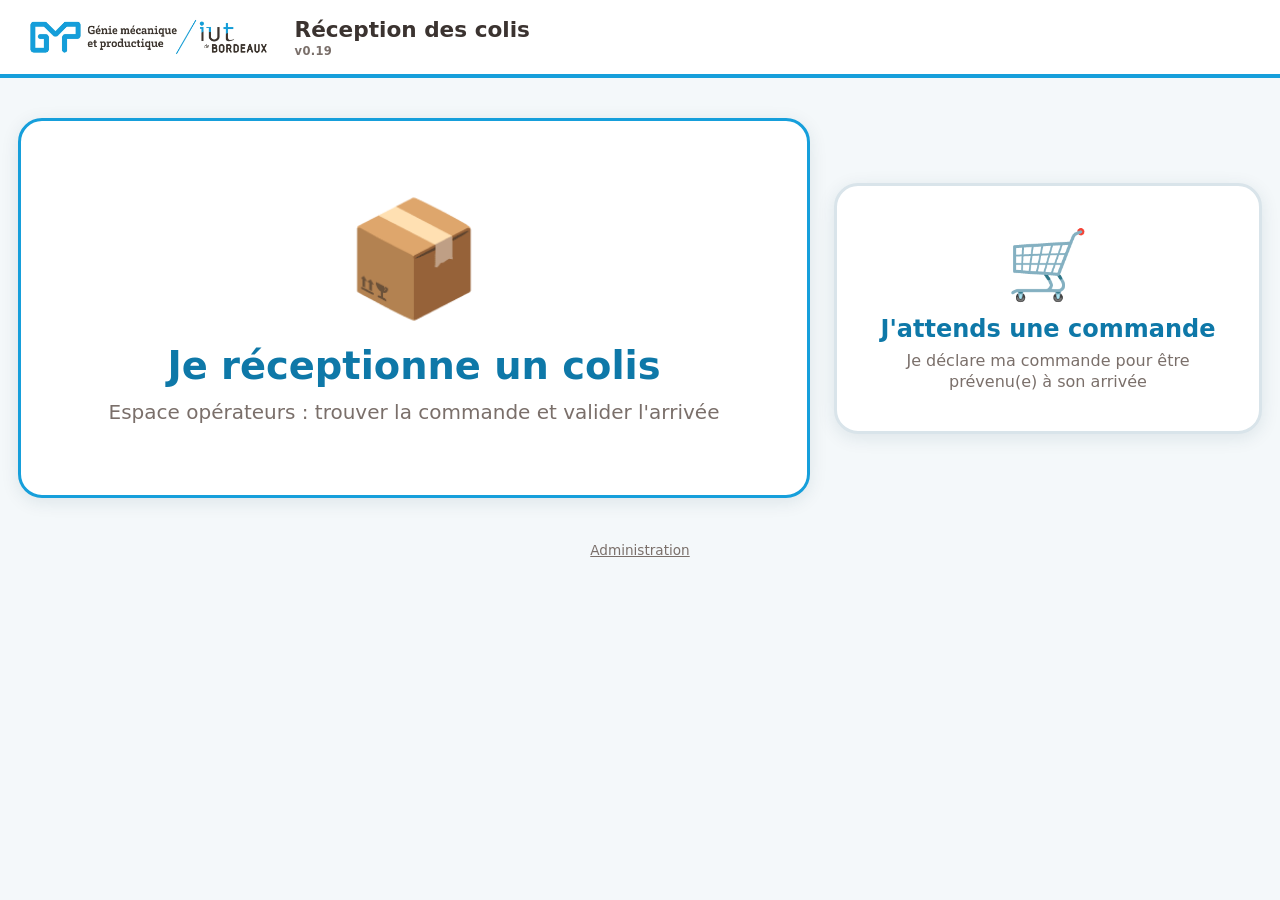
<file: index.html>
<!doctype html>
<html lang="fr">
<head>
<meta charset="utf-8">
<meta name="viewport" content="width=device-width, initial-scale=1">
<title>Réception colis GMP</title>
<link rel="icon" href="data:image/svg+xml,<svg xmlns=%22http://www.w3.org/2000/svg%22 viewBox=%220 0 100 100%22><text y=%22.9em%22 font-size=%2290%22>📦</text></svg>">
<link rel="stylesheet" href="style.css">
</head>
<body>
<div class="topbar"><img src="logo.webp" alt="GMP – IUT de Bordeaux"><h1>Réception des colis</h1></div>
<div class="home">
  <a class="big" href="reception.html"><span class="ico">📦</span><b>Je réceptionne un colis</b><span class="sub">Espace opérateurs : trouver la commande et valider l'arrivée</span></a>
  <a href="commande.html"><span class="ico">🛒</span><b>J'attends une commande</b><span class="sub">Je déclare ma commande pour être prévenu(e) à son arrivée</span></a>
</div>
<p style="text-align:center"><a href="admin.html" style="color:var(--muted);font-size:.85rem">Administration</a></p>
<script src="config.js"></script>
<script src="app.js"></script>
</body>
</html>
</file>
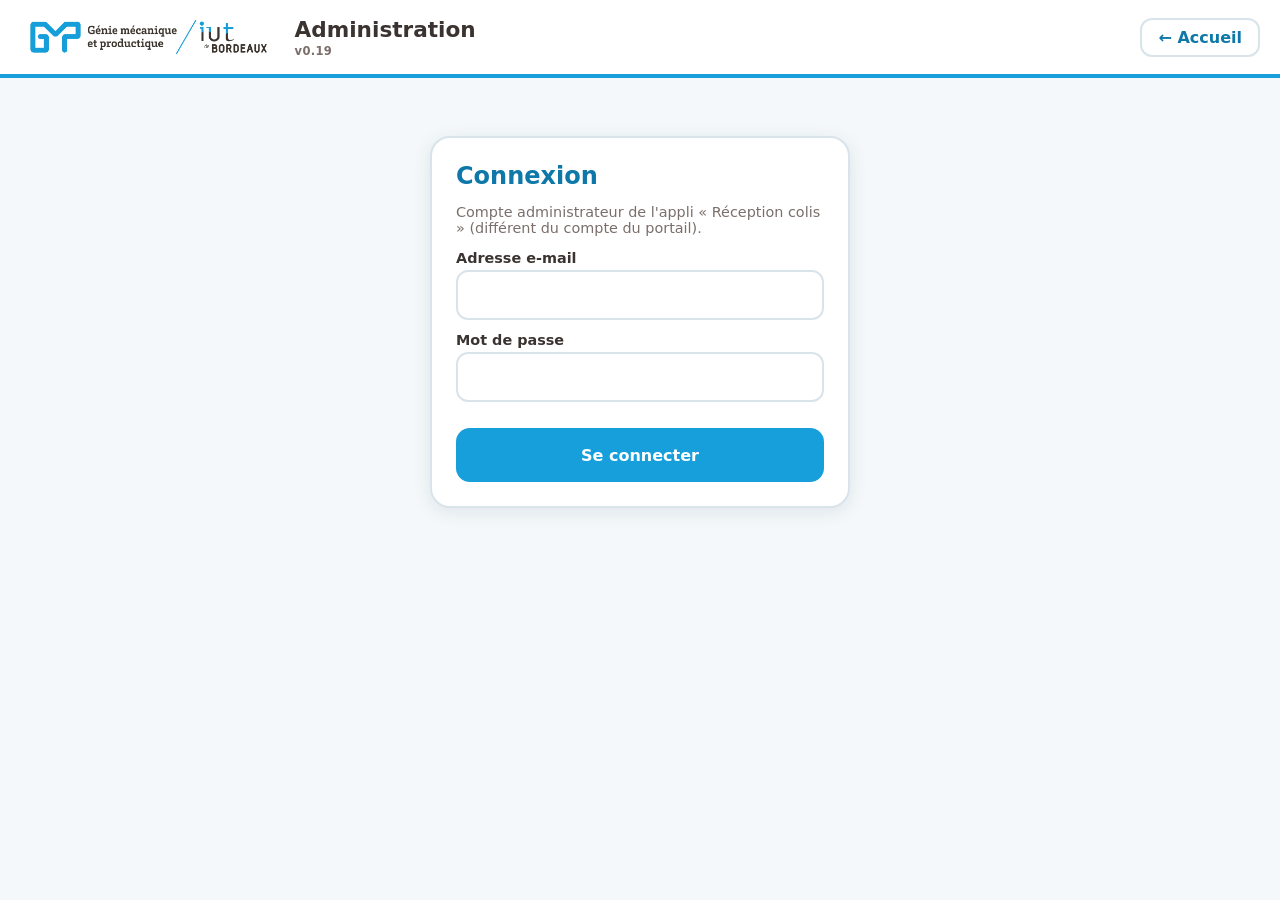
<file: admin.html>
<!doctype html>
<html lang="fr">
<head>
<meta charset="utf-8">
<meta name="viewport" content="width=device-width, initial-scale=1">
<title>Administration – Réception colis GMP</title>
<link rel="icon" href="data:image/svg+xml,<svg xmlns=%22http://www.w3.org/2000/svg%22 viewBox=%220 0 100 100%22><text y=%22.9em%22 font-size=%2290%22>📦</text></svg>">
<link rel="stylesheet" href="style.css">
<style>
  body { font-size: 16px; }
  .wrap.wide { max-width: 1500px; }
  .login { max-width: 420px; margin: 40px auto; }
  .login label { display: block; font-weight: 700; font-size: .9rem; margin: 12px 0 4px; }
  .login input { width: 100%; padding: 13px 14px; border: 2px solid var(--border); border-radius: 12px; font-size: 1.05rem; }
  .stats { display: flex; gap: 12px; flex-wrap: wrap; margin-bottom: 14px; }
  .stat { background: var(--surface); border: 2px solid var(--border); border-radius: 14px; padding: 10px 18px; min-width: 130px; }
  .stat b { display: block; font-size: 1.6rem; color: var(--blue-dark); }
  .stat span { font-size: .8rem; color: var(--muted); font-weight: 700; text-transform: uppercase; letter-spacing: .04em; }
  .bar { display: flex; gap: 10px; flex-wrap: wrap; align-items: center; margin-bottom: 12px; }
  .bar input[type=search], .bar select { padding: 10px 14px; border: 2px solid var(--border); border-radius: 12px; background: var(--surface); font-size: 1rem; }
  .bar input[type=search] { flex: 1; min-width: 220px; }
  .tablewrap { overflow-x: auto; background: var(--surface); border: 2px solid var(--border); border-radius: 14px; }
  table { border-collapse: collapse; width: 100%; font-size: .88rem; }
  th { position: sticky; top: 0; background: var(--blue-light); color: var(--blue-dark); text-align: left; padding: 10px 10px; white-space: nowrap; border-bottom: 2px solid var(--blue); }
  td { padding: 8px 10px; border-bottom: 1px solid var(--border); vertical-align: top; }
  tr:hover td { background: #f7fbfd; }
  td.nowrap { white-space: nowrap; }
  .pill { display: inline-block; padding: 2px 10px; border-radius: 999px; font-weight: 700; font-size: .8rem; white-space: nowrap; }
  .pill.att { background: var(--blue-light); color: var(--blue-dark); } .pill.ok { background: var(--green-light); color: var(--green); } .pill.warn { background: var(--orange-light); color: var(--orange); } .pill.ko { background: var(--red-light); color: var(--red); }
  .del { border: 0; background: none; color: var(--red); font-size: 1.1rem; padding: 4px 8px; }
  .fchips { display: flex; flex-wrap: wrap; gap: 8px; margin: 12px 0; }
  .fchip { display: inline-flex; align-items: center; gap: 8px; background: var(--blue-light); color: var(--blue-dark); border-radius: 999px; padding: 8px 8px 8px 16px; font-weight: 700; }
  .fchip button { border: 0; background: var(--surface); color: var(--red); width: 28px; height: 28px; border-radius: 50%; font-weight: 900; }
  .addrow { display: flex; gap: 10px; }
  .addrow input { flex: 1; padding: 12px 14px; border: 2px solid var(--border); border-radius: 12px; font-size: 1rem; }
</style>
</head>
<body>
<div class="topbar"><img src="logo.webp" alt="GMP – IUT de Bordeaux"><h1>Administration</h1><button class="btn ghost small" id="logout" hidden>Se déconnecter</button><a class="back" href="index.html">← Accueil</a></div>

<div class="wrap" id="loginview" hidden>
  <form class="card login" id="loginform">
    <h2>Connexion</h2>
    <p class="note" style="margin-top:0">Compte administrateur de l'appli « Réception colis » (différent du compte du portail).</p>
    <label for="em">Adresse e-mail</label><input id="em" type="email" required autocomplete="username">
    <label for="pw">Mot de passe</label><input id="pw" type="password" required autocomplete="current-password">
    <div id="loginerr" class="err"></div>
    <button class="btn" style="width:100%;margin-top:16px">Se connecter</button>
  </form>
</div>

<div class="wrap wide" id="adminview" hidden>
  <div class="tabs"><button class="tab on" data-tab="cmd">Commandes et réceptions</button><button class="tab" data-tab="four">Fournisseurs courants</button><button class="tab" data-tab="ope">Opérateurs</button><button class="tab" data-tab="lieu">Lieux de dépôt</button></div>

  <section id="p-cmd">
    <div class="stats" id="stats"></div>
    <div class="bar">
      <input type="search" id="q" placeholder="🔍 Nom, e-mail, fournisseur, contenu, n°…">
      <select id="fstat"><option value="">Tous les statuts</option><option value="attendu">⏳ Attendues</option><option value="recu">✅ Réceptionnées</option><option value="incomplete">⚠️ Incomplètes</option><option value="abime">💥 Abîmées</option></select>
      <select id="ffour"><option value="">Tous les fournisseurs</option></select>
      <button class="btn ghost small" id="refresh">↻ Actualiser</button>
      <button class="btn small" id="export">📊 Exporter en Excel</button>
    </div>
    <div class="tablewrap"><table><thead><tr>
      <th>Déclarée le</th><th>Nom</th><th>Prénom</th><th>E-mail</th><th>Fournisseur</th><th>Contenu</th><th>N° commande</th><th>Prévue le</th>
      <th>Statut</th><th>Reçue le</th><th>Colis</th><th>Complète</th><th>Abîmée</th><th>Lieu</th><th>Opérateur</th><th>Commentaire</th><th>Mail</th><th>Photo</th><th></th>
    </tr></thead><tbody id="rows"></tbody></table></div>
    <p class="note" id="count"></p>
  </section>

  <section id="p-four" hidden>
    <div class="card" style="max-width:none">
      <h2>Fournisseurs courants</h2>
      <p class="note" style="margin-top:0">Proposés en un clic dans le formulaire « J'attends une commande ». Le champ reste libre : un fournisseur absent de cette liste peut toujours être saisi. Chaque fournisseur a une <b>couleur</b> (affichée sur les tuiles de réception ; automatique tant que vous n'en choisissez pas) et un <b>logo</b> facultatif, réduit automatiquement. Les couleurs et logos s'appliquent aux noms de cette liste.</p>
      <div id="fchips"></div>
      <div class="addrow"><input id="newf" placeholder="Ajouter un fournisseur…" maxlength="80"><button class="btn" id="addf">Ajouter</button></div>
      <div class="actions"><button class="btn" id="savef">💾 Enregistrer la liste</button></div>
    </div>
  </section>

  <section id="p-lieu" hidden>
    <div class="card" style="max-width:none">
      <h2>Lieux de dépôt</h2>
      <p class="note" style="margin-top:0">Proposés à l'opérateur quand il valide une réception (« Mis à disposition à… »), et indiqués dans le mail au commandeur. Renommer un lieu met aussi à jour les réceptions déjà enregistrées.</p>
      <div id="lchips"></div>
      <div class="addrow"><input id="newl" placeholder="Ajouter un lieu de dépôt…" maxlength="80"><button class="btn" id="addl">Ajouter</button></div>
      <div class="actions"><button class="btn" id="savel">💾 Enregistrer la liste</button></div>
    </div>
  </section>

  <section id="p-ope" hidden>
    <div class="card" style="max-width:none">
      <h2>Opérateurs</h2>
      <p class="note" style="margin-top:0">Affichés en gros boutons sur l'écran de réception. Chaque opérateur peut avoir un <b>émoticone</b> (affiché sur son bouton). L'opérateur peut aussi saisir un nom à la main (champ « Autre nom »).</p>
      <div id="ochips"></div>
      <div class="addrow"><input id="newo" placeholder="Ajouter un opérateur (prénom ou nom)…" maxlength="60"><button class="btn" id="addo">Ajouter</button></div>
      <div class="actions"><button class="btn" id="saveo">💾 Enregistrer la liste</button></div>
    </div>
  </section>
</div>

<input type="file" id="flogofile" accept="image/*" hidden>
<div class="overlay" id="ed" hidden><div class="sheet modal" id="edsheet"></div></div>

<script src="config.js"></script>
<script src="app.js"></script>
<script src="xlsx.full.min.js"></script>
<script>
(function () {
  const { esc, fmtDate, toast, demo, PB } = RC;
  const $ = (id) => document.getElementById(id);
  let token = "", rows = [], fournisseurs = [], operateurs = [], lieux = [], styles = {}, emojis = {}, byId = {};
  try { token = sessionStorage.getItem("rc_admin_token") || ""; } catch (e) { /* */ }

  // ---------- API protégée (PocketBase) ----------
  async function pb(path, opts) {
    const r = await fetch(PB + path, Object.assign({}, opts, { headers: Object.assign({ "Content-Type": "application/json", Authorization: token }, (opts || {}).headers) }));
    const j = await r.json().catch(() => ({}));
    if (r.status === 401 || r.status === 403) { logout(); throw new Error("Session expirée, reconnectez-vous."); }
    if (!r.ok) throw new Error(j.message || "Erreur " + r.status);
    return j;
  }
  async function fetchAll() {
    if (demo) return RC.demoAdmin.all();
    const out = []; let page = 1, total = 1;
    while (page <= total) {
      const j = await pb("/api/collections/colis/records?perPage=500&sort=-created&page=" + page);
      out.push(...j.items); total = j.totalPages; page++;
    }
    return out;
  }

  // ---------- connexion ----------
  function logout() {
    token = ""; try { sessionStorage.removeItem("rc_admin_token"); } catch (e) { /* */ }
    $("adminview").hidden = true; $("loginview").hidden = false; $("logout").hidden = true;
  }
  $("logout").onclick = logout;
  $("loginform").onsubmit = async (ev) => {
    ev.preventDefault(); $("loginerr").textContent = "";
    try {
      const r = await fetch(PB + "/api/collections/colis_admins/auth-with-password", { method: "POST", headers: { "Content-Type": "application/json" }, body: JSON.stringify({ identity: $("em").value.trim(), password: $("pw").value }) });
      const j = await r.json().catch(() => ({}));
      if (!r.ok) throw new Error(r.status === 400 ? "E-mail ou mot de passe incorrect." : (j.message || "Erreur " + r.status));
      token = j.token; try { sessionStorage.setItem("rc_admin_token", token); } catch (e) { /* */ }
      $("pw").value = ""; start();
    } catch (e) { $("loginerr").textContent = e.message; }
  };

  // ---------- données ----------
  const val = (r) => {
    const mail = r.statut !== "recu" ? "" : r.mail_erreur ? (String(r.mail_erreur).indexOf("Pas d'e-mail") === 0 ? "sansmail" : "echec") : r.mail_envoye ? "envoye" : "attente";
    const holder = r.photo_rec ? byId[r.photo_rec] : null;
    let photoUrl = "";
    if (holder && holder.photo) photoUrl = demo ? "#" : PB + "/api/files/colis/" + holder.id + "/" + holder.photo;
    return Object.assign({}, r, { mail, photoUrl, hasPhoto: !!r.photo_rec || r.photo === true });
  };
  const dt = (iso) => iso ? new Date(String(iso).replace(" ", "T")).toLocaleString("fr-FR", { timeZone: "Europe/Paris" }) : "";

  async function load() {
    try {
      const raw = await fetchAll();
      byId = {}; raw.forEach((r) => { byId[r.id] = r; });
      rows = raw.map(val);
      const fs = [...new Set(rows.map((r) => r.fournisseur).filter(Boolean))].sort((a, b) => a.localeCompare(b, "fr"));
      const cur = $("ffour").value;
      $("ffour").innerHTML = '<option value="">Tous les fournisseurs</option>' + fs.map((f) => `<option>${esc(f)}</option>`).join("");
      $("ffour").value = fs.includes(cur) ? cur : "";
      render();
    } catch (e) { toast(e.message, "err"); }
  }

  const norm = (s) => String(s || "").normalize("NFD").replace(/[̀-ͯ]/g, "").toLowerCase();
  function filtered() {
    const q = norm($("q").value).split(/\s+/).filter(Boolean), st = $("fstat").value, fo = $("ffour").value;
    return rows.filter((r) => {
      if (fo && r.fournisseur !== fo) return false;
      if (st === "attendu" && r.statut !== "attendu") return false;
      if (st === "recu" && r.statut !== "recu") return false;
      if (st === "incomplete" && !(r.statut === "recu" && r.etat === "incomplete")) return false;
      if (st === "abime" && !(r.statut === "recu" && r.abime)) return false;
      if (q.length) { const h = norm([r.prenom, r.nom, r.email, r.fournisseur, r.contenu, r.reference, r.lieu, r.operateur, r.commentaire].join(" ")); if (!q.every((w) => h.includes(w))) return false; }
      return true;
    });
  }

  const MAIL = { envoye: ["ok", "Envoyé"], attente: ["warn", "En attente"], echec: ["ko", "Échec"], sansmail: ["warn", "Sans e-mail"] };
  function render() {
    const recu = rows.filter((r) => r.statut === "recu");
    $("stats").innerHTML = [["Commandes", rows.length], ["Attendues", rows.length - recu.length], ["Réceptionnées", recu.length], ["Incomplètes", recu.filter((r) => r.etat === "incomplete").length], ["Abîmées", recu.filter((r) => r.abime).length]]
      .map(([l, n]) => `<div class="stat"><b>${n}</b><span>${l}</span></div>`).join("");
    const list = filtered();
    $("rows").innerHTML = list.map((r) => {
      const rc = r.statut === "recu";
      return `<tr><td class="nowrap">${dt(r.created)}</td><td><b>${esc((r.nom || "").toUpperCase())}</b></td><td>${esc(r.prenom)}</td><td>${esc(r.email)}</td><td>${esc(r.fournisseur)}</td><td>${esc(r.contenu)}</td><td>${esc(r.reference)}</td><td class="nowrap">${esc(RC.fmtDay(r.date_prevue))}</td>
        <td>${(rc ? '<span class="pill ok">Réceptionnée</span>' : '<span class="pill att">Attendue</span>') + (r.non_declare ? ' <span class="pill warn">non déclarée</span>' : '')}</td>
        <td class="nowrap">${rc ? dt(r.recu_le) : ""}</td><td>${rc ? r.nb_recus : ""}</td>
        <td>${rc ? (r.etat === "complete" ? '<span class="pill ok">Oui</span>' : '<span class="pill warn">Non</span>') : ""}</td>
        <td>${rc ? (r.abime ? '<span class="pill warn">Oui</span>' : "Non") : ""}</td>
        <td>${esc(r.lieu)}</td><td>${esc(r.operateur)}</td><td>${esc(r.commentaire)}</td>
        <td>${rc ? `<span class="pill ${MAIL[r.mail][0]}" ${r.mail_erreur ? `title="${esc(r.mail_erreur)}"` : ""}>${MAIL[r.mail][1]}</span>` : ""}</td>
        <td>${r.photoUrl && r.photoUrl !== "#" ? `<a href="${esc(r.photoUrl)}" target="_blank">📷 Voir</a>` : r.hasPhoto ? "📷" : ""}</td>
        <td class="nowrap">${rc ? `<button class="del act" title="Modifier cette réception" data-edit="${esc(r.id)}">✏️</button><button class="del act" title="Annuler cette réception (la commande redevient attendue)" data-undo="${esc(r.id)}">↩️</button>` : `<button class="del act" title="Modifier cette commande" data-editp="${esc(r.id)}">✏️</button>`}<button class="del" title="Supprimer cette ligne" data-del="${esc(r.id)}">🗑</button></td></tr>`;
    }).join("") || '<tr><td colspan="19" class="note" style="text-align:center;padding:30px">Aucune ligne.</td></tr>';
    $("count").textContent = list.length + " ligne" + (list.length > 1 ? "s" : "") + " affichée" + (list.length > 1 ? "s" : "") + " sur " + rows.length + ".";
    $("export").textContent = "📊 Exporter en Excel (" + list.length + ")";
  }

  ["q", "fstat", "ffour"].forEach((id) => $(id).addEventListener(id === "q" ? "input" : "change", render));
  $("refresh").onclick = load;
  // ---------- modifier / annuler une réception ----------
  async function patchRec(id, patch) {
    if (demo) RC.demoAdmin.update(id, patch);
    else await pb("/api/collections/colis/records/" + id, { method: "PATCH", body: JSON.stringify(patch) });
  }
  const who = (r) => (r.nom || "").toUpperCase() + " " + (r.prenom || "") + " — " + (r.fournisseur || "");
  function openEdit(r) {
    const lieuxChoix = [...lieux]; if (r.lieu && !lieuxChoix.includes(r.lieu)) lieuxChoix.unshift(r.lieu);
    $("edsheet").innerHTML = `<h2>Modifier la réception</h2><p class="note" style="margin-top:0">${esc(who(r))}<br>Les modifications ne renvoient <b>pas</b> de nouveau mail au commandeur.</p>
      <div class="form">
        <div><label for="e-etat">La commande est…</label><select id="e-etat"><option value="complete" ${r.etat === "complete" ? "selected" : ""}>✅ Complète</option><option value="incomplete" ${r.etat === "incomplete" ? "selected" : ""}>⚠️ Incomplète</option></select></div>
        <div><label for="e-nb">Colis reçus</label><input id="e-nb" type="number" min="1" max="99" value="${esc(r.nb_recus || 1)}"></div>
        <div><label for="e-abime">État du colis</label><select id="e-abime"><option value="0" ${!r.abime ? "selected" : ""}>👍 Intact</option><option value="1" ${r.abime ? "selected" : ""}>💥 Abîmé</option></select></div>
        <div><label for="e-lieu">Mis à disposition à</label><select id="e-lieu">${lieuxChoix.map((l) => `<option ${l === r.lieu ? "selected" : ""}>${esc(l)}</option>`).join("")}</select></div>
        <div class="full"><label for="e-op">Opérateur</label><input id="e-op" list="e-ops" value="${esc(r.operateur)}" maxlength="60"><datalist id="e-ops">${operateurs.map((o) => `<option value="${esc(o)}">`).join("")}</datalist></div>
        <div class="full"><label for="e-com">Commentaire</label><input id="e-com" value="${esc(r.commentaire)}" maxlength="300"></div>
      </div>
      <div class="actions"><button class="btn ghost" id="e-cancel">Fermer</button><button class="btn" id="e-save">💾 Enregistrer</button></div>`;
    $("ed").hidden = false;
    $("e-cancel").onclick = () => { $("ed").hidden = true; };
    $("e-save").onclick = async () => {
      try {
        await patchRec(r.id, { etat: $("e-etat").value, nb_recus: Math.max(1, Math.min(99, parseInt($("e-nb").value, 10) || 1)), abime: $("e-abime").value === "1", lieu: $("e-lieu").value, operateur: $("e-op").value.trim(), commentaire: $("e-com").value.trim() });
        $("ed").hidden = true; toast("✅ Réception modifiée.", "ok"); load();
      } catch (err) { toast(err.message, "err"); }
    };
  }
  // ----- modifier une commande encore attendue (identité, fournisseur, contenu, date prévue) -----
  function openEditP(r) {
    if (!r) return;
    $("edsheet").innerHTML = `<h2>Modifier la commande</h2><p class="note" style="margin-top:0">${esc(who(r))}<br>Changer l'adresse e-mail change aussi la personne prévenue à l'arrivée.</p>
      <div class="form">
        <div><label for="ep-pre">Prénom</label><input id="ep-pre" value="${esc(r.prenom)}" maxlength="60"></div>
        <div><label for="ep-nom">Nom</label><input id="ep-nom" value="${esc(r.nom)}" maxlength="60"></div>
        <div class="full"><label for="ep-mail">Adresse e-mail</label><input id="ep-mail" type="email" value="${esc(r.email)}" maxlength="120"></div>
        <div><label for="ep-four">Fournisseur</label><input id="ep-four" value="${esc(r.fournisseur)}" maxlength="80"></div>
        <div><label for="ep-ref">N° de commande</label><input id="ep-ref" value="${esc(r.reference)}" maxlength="80"></div>
        <div class="full"><label for="ep-cont">Contenu</label><input id="ep-cont" value="${esc(r.contenu)}" maxlength="200"></div>
        <div class="full"><label for="ep-date">Date de réception prévue</label><input id="ep-date" type="date" value="${esc(r.date_prevue)}"></div>
      </div>
      <div class="actions"><button class="btn ghost" id="ep-cancel">Fermer</button><button class="btn" id="ep-save">💾 Enregistrer</button></div>`;
    $("ed").hidden = false;
    $("ep-cancel").onclick = () => { $("ed").hidden = true; };
    $("ep-save").onclick = async () => {
      const mail = $("ep-mail").value.trim().toLowerCase();
      if (mail && !/^[^\s@]+@[^\s@]+\.[^\s@]+$/.test(mail)) { toast("Adresse e-mail invalide.", "err"); return; }
      if (!$("ep-nom").value.trim() && !$("ep-pre").value.trim()) { toast("Indiquez au moins un nom.", "err"); return; }
      try {
        await patchRec(r.id, { prenom: $("ep-pre").value.trim(), nom: $("ep-nom").value.trim(), email: mail, fournisseur: $("ep-four").value.trim() || "Non précisé", reference: $("ep-ref").value.trim(), contenu: $("ep-cont").value.trim(), date_prevue: $("ep-date").value });
        $("ed").hidden = true; toast("✅ Commande modifiée.", "ok"); load();
      } catch (err) { toast(err.message, "err"); }
    };
  }
  async function undoRec(r) {
    if (!confirm("Annuler cette réception ?\n\n" + who(r) + "\n\nLa commande redevient « attendue » et réapparaît chez les opérateurs. Le mail déjà envoyé au commandeur ne peut pas être rappelé" + (r.hasPhoto ? ", et la photo sera supprimée." : "."))) return;
    // la photo est partagée par le lot : on ne supprime le fichier que si personne d'autre ne l'utilise
    const shared = rows.some((x) => x.id !== r.id && x.photo_rec === r.id);
    const patch = { statut: "attendu", recu_le: "", etat: "", nb_recus: 0, abime: false, lieu: "", commentaire: "", operateur: "", lot: "", mail_envoye: false, mail_erreur: "", photo_rec: "", photo_nom: "" };
    if (!shared) { patch.photo = ""; if (demo) patch.photo_data = ""; }
    try { await patchRec(r.id, patch); toast("Réception annulée : la commande est de nouveau attendue.", "ok"); load(); } catch (err) { toast(err.message, "err"); }
  }
  $("ed").addEventListener("click", (e) => { if (e.target === $("ed")) $("ed").hidden = true; });

  $("rows").onclick = async (e) => {
    const bp = e.target.closest("[data-editp]"); if (bp) { openEditP(rows.find((x) => x.id === bp.dataset.editp)); return; }
    const be = e.target.closest("[data-edit]"); if (be) { openEdit(rows.find((x) => x.id === be.dataset.edit)); return; }
    const bu = e.target.closest("[data-undo]"); if (bu) { await undoRec(rows.find((x) => x.id === bu.dataset.undo)); return; }
    const b = e.target.closest("[data-del]"); if (!b) return;
    const r = rows.find((x) => x.id === b.dataset.del);
    if (!confirm("Supprimer définitivement cette ligne ?\n\n" + (r.nom || "") + " " + (r.prenom || "") + " — " + (r.fournisseur || ""))) return;
    try { if (demo) RC.demoAdmin.remove(r.id); else await pb("/api/collections/colis/records/" + r.id, { method: "DELETE" }); toast("Ligne supprimée."); load(); } catch (err) { toast(err.message, "err"); }
  };

  // ---------- export Excel ----------
  $("export").onclick = () => {
    const list = filtered();
    if (!list.length) { toast("Rien à exporter.", "err"); return; }
    const data = list.map((r) => {
      const rc = r.statut === "recu";
      return {
        "Déclarée le": dt(r.created), "Nom": r.nom, "Prénom": r.prenom, "E-mail": r.email, "Fournisseur": r.fournisseur, "Contenu": r.contenu, "N° commande": r.reference, "Prévue le": RC.fmtDay(r.date_prevue),
        "Statut": rc ? "Réceptionnée" : "Attendue", "Reçue le": rc ? dt(r.recu_le) : "", "Colis reçus": rc ? r.nb_recus : "",
        "Complète": rc ? (r.etat === "complete" ? "Oui" : "Non") : "", "Abîmée": rc ? (r.abime ? "Oui" : "Non") : "",
        "Lieu de mise à disposition": r.lieu, "Opérateur": r.operateur, "Commentaire": r.commentaire,
        "Non déclarée": r.non_declare ? "Oui" : "", "Mail": rc ? MAIL[r.mail][1] : "", "Photo": r.photoUrl && r.photoUrl !== "#" ? r.photoUrl : (r.hasPhoto ? "oui" : ""),
      };
    });
    const ws = XLSX.utils.json_to_sheet(data);
    ws["!cols"] = Object.keys(data[0]).map((k) => ({ wch: Math.min(40, Math.max(k.length + 2, ...data.map((d) => String(d[k] == null ? "" : d[k]).length + 2))) }));
    ws["!autofilter"] = { ref: ws["!ref"] };
    const wb = XLSX.utils.book_new();
    XLSX.utils.book_append_sheet(wb, ws, "Colis");
    XLSX.writeFile(wb, "receptions-colis-" + new Date().toISOString().slice(0, 10) + ".xlsx");
  };

  // ---------- listes de configuration (fournisseurs, opérateurs) ----------
  const LISTS = {
    f: { get: () => fournisseurs, chips: "fchips", input: "newf", add: "addf", save: "savef", empty: "Aucun fournisseur : le formulaire utilisera la liste de config.js." },
    l: { get: () => lieux, chips: "lchips", input: "newl", add: "addl", save: "savel", empty: "Aucun lieu : l'écran de réception utilisera la liste de config.js." },
    o: { get: () => operateurs, chips: "ochips", input: "newo", add: "addo", save: "saveo", empty: "Aucun opérateur : l'écran de réception n'affichera que la saisie libre." },
  };
  function drawF() {
    RC.setStyles(styles, fournisseurs);
    $("fchips").innerHTML = fournisseurs.map((f, i) => {
      const st = RC.fStyle(f);
      return `<div class="frow"><input type="color" value="${st.bg}" data-fc="${i}" title="Couleur du fournisseur">
        <span class="fprev" style="background:${st.bg};color:${st.fg}">${st.logo ? `<img class="flogo" alt="" src="${st.logo}">` : ""}${esc(f)}</span>
        <span class="factions"><button class="btn ghost small" data-fre="${i}" title="Renommer ce fournisseur">✏️ Renommer</button><button class="btn ghost small" data-fl="${i}">${st.logo ? "Changer le logo" : "Ajouter un logo"}</button>${st.logo ? `<button class="btn ghost small" data-flx="${i}">Retirer le logo</button>` : ""}${st.custom ? `<button class="btn ghost small" data-fcr="${i}" title="Revenir à la couleur automatique">↺ couleur</button>` : ""}</span>
        <button class="fx" title="Retirer ce fournisseur" data-rm="${i}">×</button></div>`;
    }).join("") || `<span class="note">${LISTS.f.empty}</span>`;
  }
  function drawL() {
    $("lchips").innerHTML = lieux.map((l, i) => `<div class="frow"><span class="fprev opill">${esc(l)}</span>
      <span class="factions"><button class="btn ghost small" data-lre="${i}" title="Renommer ce lieu">✏️ Renommer</button></span>
      <button class="fx" title="Retirer ce lieu" data-rm="${i}">×</button></div>`).join("") || `<span class="note">${LISTS.l.empty}</span>`;
  }
  async function renameL(i) {
    const old = lieux[i];
    const nv = (prompt("Nouveau nom du lieu :", old) || "").trim().slice(0, 80);
    if (!nv || nv === old) return;
    const dup = lieux.findIndex((f, j) => j !== i && RC.normKey(f) === RC.normKey(nv));
    const concerned = rows.filter((r) => r.statut === "recu" && RC.normKey(r.lieu) === RC.normKey(old));
    const target = dup >= 0 ? lieux[dup] : nv;
    const NL = String.fromCharCode(10);
    const msg = dup >= 0 ? "« " + lieux[dup] + " » existe déjà." + NL + "Fusionner « " + old + " » avec « " + lieux[dup] + " » ?" : "Renommer « " + old + " » en « " + nv + " » ?";
    if (!confirm(msg + NL + NL + concerned.length + " réception(s) existante(s) seront aussi mises à jour.")) return;
    if (dup >= 0) lieux.splice(i, 1); else lieux[i] = nv;
    try {
      await saveConfig();
      for (const r of concerned) await patchRec(r.id, { lieu: target });
      toast("✅ Lieu renommé (" + concerned.length + " réception" + (concerned.length > 1 ? "s" : "") + " mise" + (concerned.length > 1 ? "s" : "") + " à jour).", "ok");
      drawL(); load();
    } catch (e) { toast(e.message, "err"); drawL(); }
  }
  $("lchips").onclick = (e) => {
    const b = e.target.closest("button"); if (!b) return;
    const d = b.dataset;
    if (d.lre !== undefined) { renameL(+d.lre); return; }
    if (d.rm !== undefined) { lieux.splice(+d.rm, 1); drawL(); }
  };

  function drawO() {
    $("ochips").innerHTML = operateurs.map((o, i) => `<div class="frow orow"><button class="emobtn" data-oe="${i}" title="Choisir un émoticone">${emojis[o] ? esc(emojis[o]) : "＋"}</button>
      <span class="fprev opill">${esc(o)}</span>
      <span class="factions"><button class="btn ghost small" data-ore="${i}" title="Renommer cet opérateur">✏️ Renommer</button>${emojis[o] ? `<button class="btn ghost small" data-oex="${i}">Retirer l'émoticone</button>` : ""}</span>
      <button class="fx" title="Retirer cet opérateur" data-rm="${i}">×</button></div>`).join("") || `<span class="note">${LISTS.o.empty}</span>`;
  }
  function drawList(k) {
    if (k === "f") { drawF(); return; }
    if (k === "o") { drawO(); return; }
    if (k === "l") { drawL(); return; }
    const L = LISTS[k];
    $(L.chips).innerHTML = L.get().map((f, i) => `<span class="fchip">${esc(f)}<button title="Retirer" data-rm="${i}">×</button></span>`).join("") || `<span class="note">${L.empty}</span>`;
  }
  function addToList(k) {
    const L = LISTS[k], v = $(L.input).value.trim(); if (!v) return;
    if (!L.get().some((f) => f.toLowerCase() === v.toLowerCase())) L.get().push(v);
    $(L.input).value = ""; drawList(k); $(L.input).focus();
  }
  // ne garde que les styles des fournisseurs encore dans la liste
  function cleanEmojis() { const out = {}; operateurs.forEach((o) => { if (emojis[o]) out[o] = emojis[o]; }); return out; }
  function cleanStyles() { const out = {}; fournisseurs.forEach((f) => { if (styles[f] && (styles[f].c || styles[f].l)) out[f] = styles[f]; }); return out; }
  async function saveConfig() {
    if (demo) RC.demoAdmin.setConfig({ fournisseurs, operateurs, lieux, styles: cleanStyles(), emojis: cleanEmojis() });
    else {
      const j = await pb("/api/collections/colis_config/records?filter=" + encodeURIComponent("key='main'") + "&perPage=1");
      const data = { fournisseurs, operateurs, lieux, styles: cleanStyles(), emojis: cleanEmojis() };
      if (j.items.length) await pb("/api/collections/colis_config/records/" + j.items[0].id, { method: "PATCH", body: JSON.stringify({ data }) });
      else await pb("/api/collections/colis_config/records", { method: "POST", body: JSON.stringify({ key: "main", data }) });
    }
  }
  Object.keys(LISTS).forEach((k) => {
    const L = LISTS[k];
    $(L.add).onclick = () => addToList(k);
    $(L.input).onkeydown = (e) => { if (e.key === "Enter") { e.preventDefault(); addToList(k); } };
    if (k !== "l") $(L.chips).onclick = (e) => { const b = e.target.closest("[data-rm]"); if (b) { L.get().splice(+b.dataset.rm, 1); drawList(k); } };
    $(L.save).onclick = async () => { try { await saveConfig(); toast("✅ Liste enregistrée.", "ok"); } catch (err) { toast(err.message, "err"); } };
  });
  // ----- renommer (ou fusionner) un fournisseur : liste, couleur/logo et commandes existantes -----
  async function renameF(i) {
    const old = fournisseurs[i];
    const nv = (prompt("Nouveau nom du fournisseur :", old) || "").trim().slice(0, 80);
    if (!nv || nv === old) return;
    const dup = fournisseurs.findIndex((f, j) => j !== i && RC.normKey(f) === RC.normKey(nv));
    const concerned = rows.filter((r) => RC.normKey(r.fournisseur) === RC.normKey(old));
    const target = dup >= 0 ? fournisseurs[dup] : nv;
    const msg = dup >= 0 ? "« " + fournisseurs[dup] + " » existe déjà.\nFusionner « " + old + " » avec « " + fournisseurs[dup] + " » ?" : "Renommer « " + old + " » en « " + nv + " » ?";
    if (!confirm(msg + "\n\n" + concerned.length + " commande(s) existante(s) seront aussi mises à jour.")) return;
    if (dup >= 0) { fournisseurs.splice(i, 1); delete styles[old]; }
    else { fournisseurs[i] = nv; if (styles[old]) styles[nv] = styles[old]; delete styles[old]; }
    try {
      await saveConfig();
      for (const r of concerned) await patchRec(r.id, { fournisseur: target });
      toast("✅ Fournisseur renommé (" + concerned.length + " commande" + (concerned.length > 1 ? "s" : "") + " mise" + (concerned.length > 1 ? "s" : "") + " à jour).", "ok");
      drawF(); load();
    } catch (e) { toast(e.message, "err"); drawF(); }
  }

  // ----- opérateurs : renommer / fusionner, émoticone -----
  const EMOJIS = ["👷", "🧑‍🔧", "🛠️", "🔧", "🔩", "⚙️", "📦", "🚚", "🙂", "😎", "🤓", "😄", "🦊", "🐻", "🐼", "🦁", "🐯", "🐸", "🦉", "🐧", "⭐", "🔥", "🌟", "🍀", "🚀", "🎯"];
  async function renameO(i) {
    const old = operateurs[i];
    const nv = (prompt("Nouveau nom de l'opérateur :", old) || "").trim().slice(0, 60);
    if (!nv || nv === old) return;
    const dup = operateurs.findIndex((f, j) => j !== i && RC.normKey(f) === RC.normKey(nv));
    const concerned = rows.filter((r) => r.statut === "recu" && RC.normKey(r.operateur) === RC.normKey(old));
    const target = dup >= 0 ? operateurs[dup] : nv;
    const NL = String.fromCharCode(10);
    const msg = dup >= 0 ? "« " + operateurs[dup] + " » existe déjà." + NL + "Fusionner « " + old + " » avec « " + operateurs[dup] + " » ?" : "Renommer « " + old + " » en « " + nv + " » ?";
    if (!confirm(msg + NL + NL + concerned.length + " réception(s) existante(s) seront aussi mises à jour.")) return;
    if (dup >= 0) { operateurs.splice(i, 1); delete emojis[old]; }
    else { operateurs[i] = nv; if (emojis[old]) emojis[nv] = emojis[old]; delete emojis[old]; }
    try {
      await saveConfig();
      for (const r of concerned) await patchRec(r.id, { operateur: target });
      toast("✅ Opérateur renommé (" + concerned.length + " réception" + (concerned.length > 1 ? "s" : "") + " mise" + (concerned.length > 1 ? "s" : "") + " à jour).", "ok");
      drawO(); load();
    } catch (e) { toast(e.message, "err"); drawO(); }
  }
  function pickEmoji(i) {
    const name = operateurs[i];
    $("edsheet").innerHTML = '<h2>Émoticone de ' + esc(name) + '</h2><p class="note" style="margin-top:0">Choisissez dans la liste, ou collez le vôtre (sous Windows : touches Windows + point).</p>' +
      '<div class="emogrid">' + EMOJIS.map((e) => '<button type="button" class="emopick" data-e="' + esc(e) + '">' + e + '</button>').join("") + '</div>' +
      '<div class="addrow" style="margin-top:12px"><input id="emocustom" placeholder="Autre émoticone…" maxlength="12"><button class="btn" id="emook">OK</button></div>' +
      '<div class="actions"><button class="btn ghost" id="emocancel">Fermer</button></div>';
    $("ed").hidden = false;
    const done = (e) => { if (e) emojis[name] = e; else delete emojis[name]; $("ed").hidden = true; drawO(); toast("Émoticone modifié : pensez à enregistrer la liste."); };
    $("edsheet").querySelectorAll(".emopick").forEach((b) => { b.onclick = () => done(b.dataset.e); });
    $("emook").onclick = () => { const v = $("emocustom").value.trim(); if (v) done(v); };
    $("emocancel").onclick = () => { $("ed").hidden = true; };
  }
  $("ochips").onclick = (e) => {
    const b = e.target.closest("button"); if (!b) return;
    const d = b.dataset;
    if (d.oe !== undefined) { pickEmoji(+d.oe); return; }
    if (d.ore !== undefined) { renameO(+d.ore); return; }
    if (d.oex !== undefined) { delete emojis[operateurs[+d.oex]]; drawO(); return; }
    if (d.rm !== undefined) { const n = operateurs[+d.rm]; operateurs.splice(+d.rm, 1); delete emojis[n]; drawO(); }
  };

  // ----- couleur et logo des fournisseurs -----
  let logoIdx = -1;
  function shrinkLogo(file) {
    return new Promise((resolve, reject) => {
      const img = new Image(), u = URL.createObjectURL(file);
      img.onload = () => {
        const k = Math.min(1, 160 / img.width, 80 / img.height);
        const c = document.createElement("canvas"); c.width = Math.max(1, Math.round(img.width * k)); c.height = Math.max(1, Math.round(img.height * k));
        c.getContext("2d").drawImage(img, 0, 0, c.width, c.height);
        URL.revokeObjectURL(u);
        let d = c.toDataURL("image/png");
        if (d.length > 45000) { const w = c.toDataURL("image/webp", 0.85); if (w.indexOf("data:image/webp") === 0 && w.length < d.length) d = w; }
        if (d.length > 70000) reject(new Error("Logo trop lourd : choisissez une image plus simple.")); else resolve(d);
      };
      img.onerror = () => { URL.revokeObjectURL(u); reject(new Error("Image illisible.")); };
      img.src = u;
    });
  }
  $("flogofile").onchange = async () => {
    const f = $("flogofile").files[0]; $("flogofile").value = ""; if (!f || logoIdx < 0) return;
    try { const name = fournisseurs[logoIdx]; styles[name] = Object.assign({}, styles[name], { l: await shrinkLogo(f) }); drawF(); toast("Logo ajouté : pensez à enregistrer la liste."); }
    catch (e) { toast(e.message, "err"); }
  };
  $("fchips").addEventListener("input", (e) => {
    const i = e.target.dataset.fc; if (i === undefined) return;
    const name = fournisseurs[+i]; styles[name] = Object.assign({}, styles[name], { c: e.target.value });
    const p = e.target.closest(".frow").querySelector(".fprev"); RC.setStyles(styles, fournisseurs);
    p.style.background = RC.fStyle(name).bg; p.style.color = RC.fStyle(name).fg;
  });
  $("fchips").addEventListener("change", (e) => { if (e.target.dataset.fc !== undefined) drawF(); });
  $("fchips").onclick = (e) => {
    const b = e.target.closest("button"); if (!b) return;
    const d = b.dataset;
    if (d.fre !== undefined) { renameF(+d.fre); return; }
    if (d.fl !== undefined) { logoIdx = +d.fl; $("flogofile").click(); return; }
    if (d.flx !== undefined) { const n = fournisseurs[+d.flx]; delete (styles[n] || {}).l; drawF(); return; }
    if (d.fcr !== undefined) { const n = fournisseurs[+d.fcr]; delete (styles[n] || {}).c; drawF(); return; }
    if (d.rm !== undefined) { const n = fournisseurs[+d.rm]; fournisseurs.splice(+d.rm, 1); delete styles[n]; drawF(); }
  };

  async function loadF() {
    let c0 = null;
    try { const c = await RC.api.config(); c0 = c; fournisseurs = c.fournisseurs || []; operateurs = c.operateurs || []; styles = c.styles || {}; emojis = {}; Object.keys(c.emojis || {}).forEach((k) => { emojis[k] = RC.decodeEmoji(c.emojis[k]); }); } catch (e) { fournisseurs = []; operateurs = []; }
    lieux = (typeof c0 !== "undefined" && c0 && c0.lieux && c0.lieux.length) ? c0.lieux.slice() : (window.LIEUX || []).slice();
    drawList("f"); drawList("o"); drawList("l");
  }

  document.querySelector(".tabs").onclick = (e) => {
    const b = e.target.closest("[data-tab]"); if (!b) return;
    document.querySelectorAll(".tab").forEach((t) => t.classList.toggle("on", t === b));
    $("p-cmd").hidden = b.dataset.tab !== "cmd"; $("p-four").hidden = b.dataset.tab !== "four"; $("p-ope").hidden = b.dataset.tab !== "ope"; $("p-lieu").hidden = b.dataset.tab !== "lieu";
  };

  function start() {
    $("loginview").hidden = true; $("adminview").hidden = false; $("logout").hidden = demo;
    loadF(); load();
  }
  if (demo || token) start(); else $("loginview").hidden = false;
})();
</script>
</body>
</html>
</file>
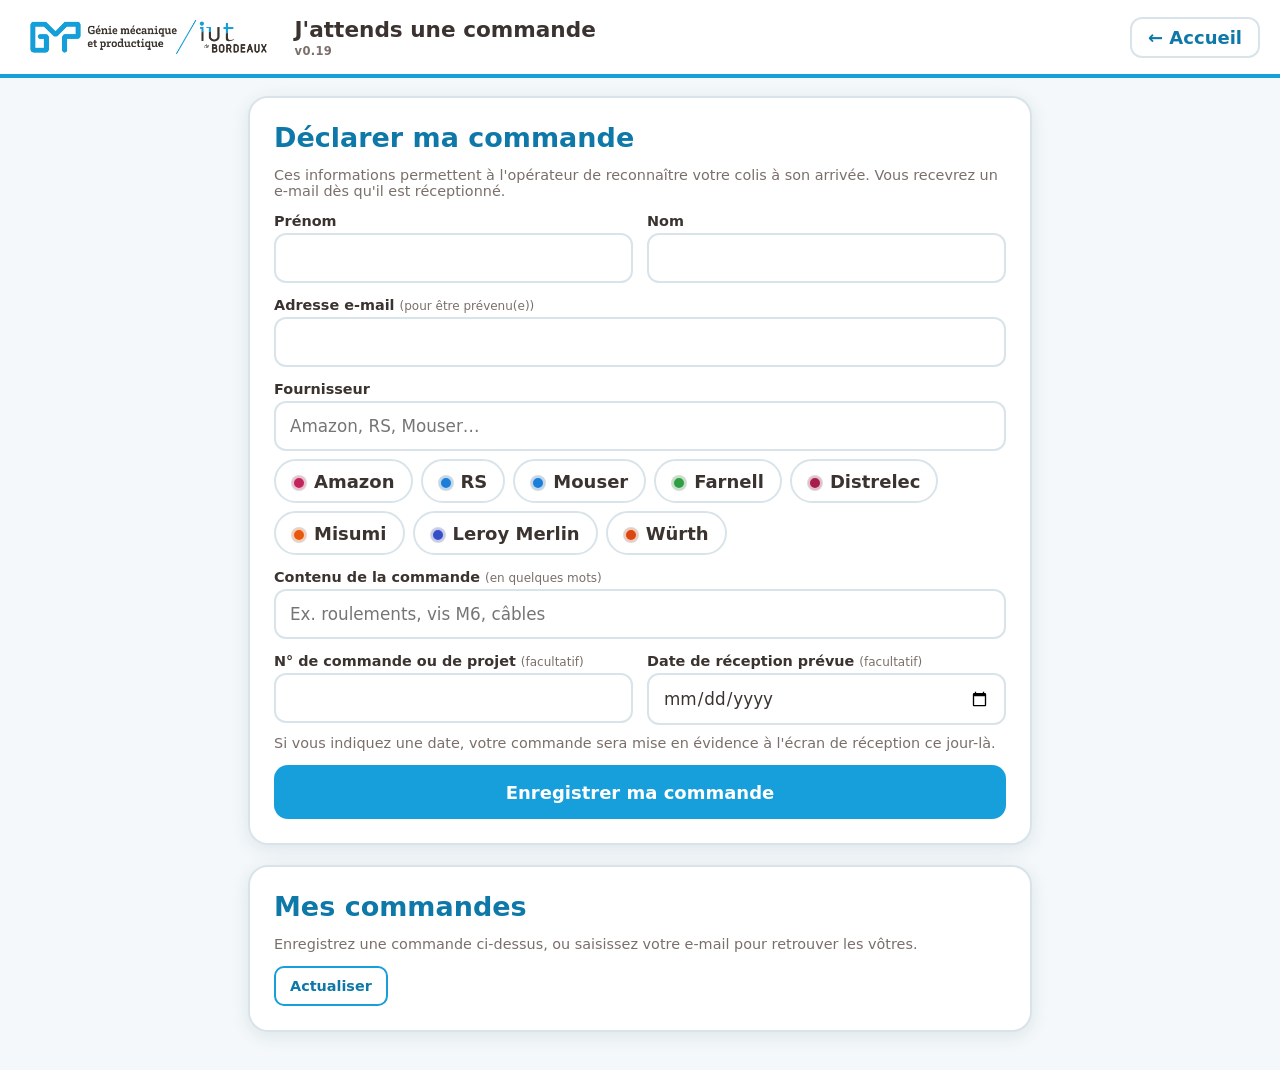
<file: commande.html>
<!doctype html>
<html lang="fr">
<head>
<meta charset="utf-8">
<meta name="viewport" content="width=device-width, initial-scale=1">
<title>J'attends une commande – GMP</title>
<link rel="icon" href="data:image/svg+xml,<svg xmlns=%22http://www.w3.org/2000/svg%22 viewBox=%220 0 100 100%22><text y=%22.9em%22 font-size=%2290%22>📦</text></svg>">
<link rel="stylesheet" href="style.css">
</head>
<body>
<div class="topbar"><img src="logo.webp" alt="GMP – IUT de Bordeaux"><h1>J'attends une commande</h1><a class="back" href="index.html">← Accueil</a></div>
<div class="wrap" style="max-width:820px">

  <div class="card">
    <h2>Déclarer ma commande</h2>
    <p class="note" style="margin-top:0">Ces informations permettent à l'opérateur de reconnaître votre colis à son arrivée. Vous recevrez un e-mail dès qu'il est réceptionné.</p>
    <form id="f" class="form" autocomplete="on">
      <div><label for="prenom">Prénom</label><input id="prenom" required autocomplete="given-name"></div>
      <div><label for="nom">Nom</label><input id="nom" required autocomplete="family-name"></div>
      <div class="full"><label for="email">Adresse e-mail <small>(pour être prévenu(e))</small></label><input id="email" type="email" required autocomplete="email"></div>
      <div class="full">
        <label for="four">Fournisseur</label>
        <input id="four" required list="fours" placeholder="Amazon, RS, Mouser…">
        <datalist id="fours"></datalist>
        <div class="chips" id="fourchips" style="margin-top:8px"></div>
      </div>
      <div class="full"><label for="contenu">Contenu de la commande <small>(en quelques mots)</small></label><input id="contenu" placeholder="Ex. roulements, vis M6, câbles"></div>
      <div><label for="ref">N° de commande ou de projet <small>(facultatif)</small></label><input id="ref"></div>
      <div><label for="dprevue">Date de réception prévue <small>(facultatif)</small></label><input id="dprevue" type="date"></div>
      <p class="note full" style="margin:-4px 0 0">Si vous indiquez une date, votre commande sera mise en évidence à l'écran de réception ce jour-là.</p>
      <div class="full"><button class="btn" type="submit" style="width:100%">Enregistrer ma commande</button></div>
    </form>
  </div>

  <div class="card">
    <h2>Mes commandes</h2>
    <div id="mine" class="mine"><span class="note">Enregistrez une commande ci-dessus, ou saisissez votre e-mail pour retrouver les vôtres.</span></div>
    <div style="margin-top:14px"><button class="btn ghost small" id="refresh">Actualiser</button></div>
  </div>
</div>
<script src="config.js"></script>
<script src="app.js"></script>
<script>
(function () {
  const { api, esc, lsGet, lsSet, fmtDate, toast } = RC;
  const $ = (id) => document.getElementById(id);

  // mémorise l'identité (confort : pas besoin de la ressaisir)
  const me = lsGet("rc_me", {});
  ["prenom", "nom", "email"].forEach((k) => { if (me[k]) $(k).value = me[k]; });

  function setFournisseurs(list) {
    $("fours").innerHTML = list.map((f) => `<option value="${esc(f)}">`).join("");
    $("fourchips").innerHTML = list.map((f) => { const st = RC.fStyle(f); return `<button type="button" class="chip" data-f="${esc(f)}">${st.logo ? `<img class="flogo mini" alt="" src="${st.logo}">` : `<i class="dot" style="background:${st.bg}"></i>`}${esc(f)}</button>`; }).join("");
  }
  setFournisseurs(window.FOURNISSEURS || []);                                       // valeurs de secours (config.js)
  api.config().then((c) => { RC.setStyles(c.styles, c.fournisseurs); if (c.fournisseurs && c.fournisseurs.length) setFournisseurs(c.fournisseurs); }).catch(() => {});
  $("fourchips").onclick = (e) => { const b = e.target.closest("[data-f]"); if (b) { $("four").value = b.dataset.f; $("contenu").focus(); } };

  async function loadMine() {
    const email = $("email").value.trim();
    const box = $("mine");
    if (!email) return;
    try {
      const { items } = await api.mine({ email });
      if (!items.length) { box.innerHTML = '<span class="note">Aucune commande en cours pour cette adresse.</span>'; return; }
      box.innerHTML = items.map((r) => {
        let badge = '<span class="badge att">⏳ En attente</span>', extra = "";
        if (r.statut === "recu") {
          const bad = r.etat === "incomplete" || r.abime;
          badge = `<span class="badge ${bad ? "warn" : "ok"}">${bad ? "⚠️" : "✅"} Arrivée</span>`;
          extra = `<br>📍 ${esc(r.lieu)} — ${(r.etat === "complete" ? "complète" : "incomplète") + ", " + r.nb_recus + " colis"}${r.abime ? ", abîmée" : ""}${r.commentaire ? "<br>💬 " + esc(r.commentaire) : ""}`;
        }
        return `<div class="row"><div class="t"><b>${esc(r.fournisseur)}</b> — ${esc(r.contenu || "")}${r.reference ? " <small>(" + esc(r.reference) + ")</small>" : ""}${extra}<br><small class="note">Déclarée le ${fmtDate(r.created)}${r.date_prevue && r.statut === "attendu" ? " · réception prévue le " + RC.fmtDay(r.date_prevue) : ""}</small></div>${badge}${r.statut === "attendu" ? `<button class="btn ghost small" data-cancel="${esc(r.id)}">Annuler</button>` : ""}</div>`;
      }).join("");
    } catch (e) { box.innerHTML = `<span class="err">${esc(e.message)}</span>`; }
  }

  $("f").onsubmit = async (ev) => {
    ev.preventDefault();
    const body = { prenom: $("prenom").value.trim(), nom: $("nom").value.trim(), email: $("email").value.trim(), fournisseur: $("four").value.trim(), contenu: $("contenu").value.trim(), reference: $("ref").value.trim(), date_prevue: $("dprevue").value };
    try {
      await api.declare(body);
      lsSet("rc_me", { prenom: body.prenom, nom: body.nom, email: body.email });
      toast("✅ Commande enregistrée. Vous serez prévenu(e) par e-mail.", "ok");
      ["four", "contenu", "ref", "dprevue"].forEach((k) => $(k).value = "");
      loadMine();
    } catch (e) { toast(e.message, "err"); }
  };

  $("mine").onclick = async (ev) => {
    const b = ev.target.closest("[data-cancel]"); if (!b) return;
    if (!confirm("Annuler cette commande ?")) return;
    try { await api.cancel({ id: b.dataset.cancel, email: $("email").value.trim() }); toast("Commande annulée."); loadMine(); } catch (e) { toast(e.message, "err"); }
  };
  $("refresh").onclick = () => { if (!$("email").value.trim()) { toast("Saisissez votre e-mail ci-dessus.", "err"); $("email").focus(); } else loadMine(); };
  $("email").addEventListener("change", loadMine);
  loadMine();
})();
</script>
</body>
</html>
</file>
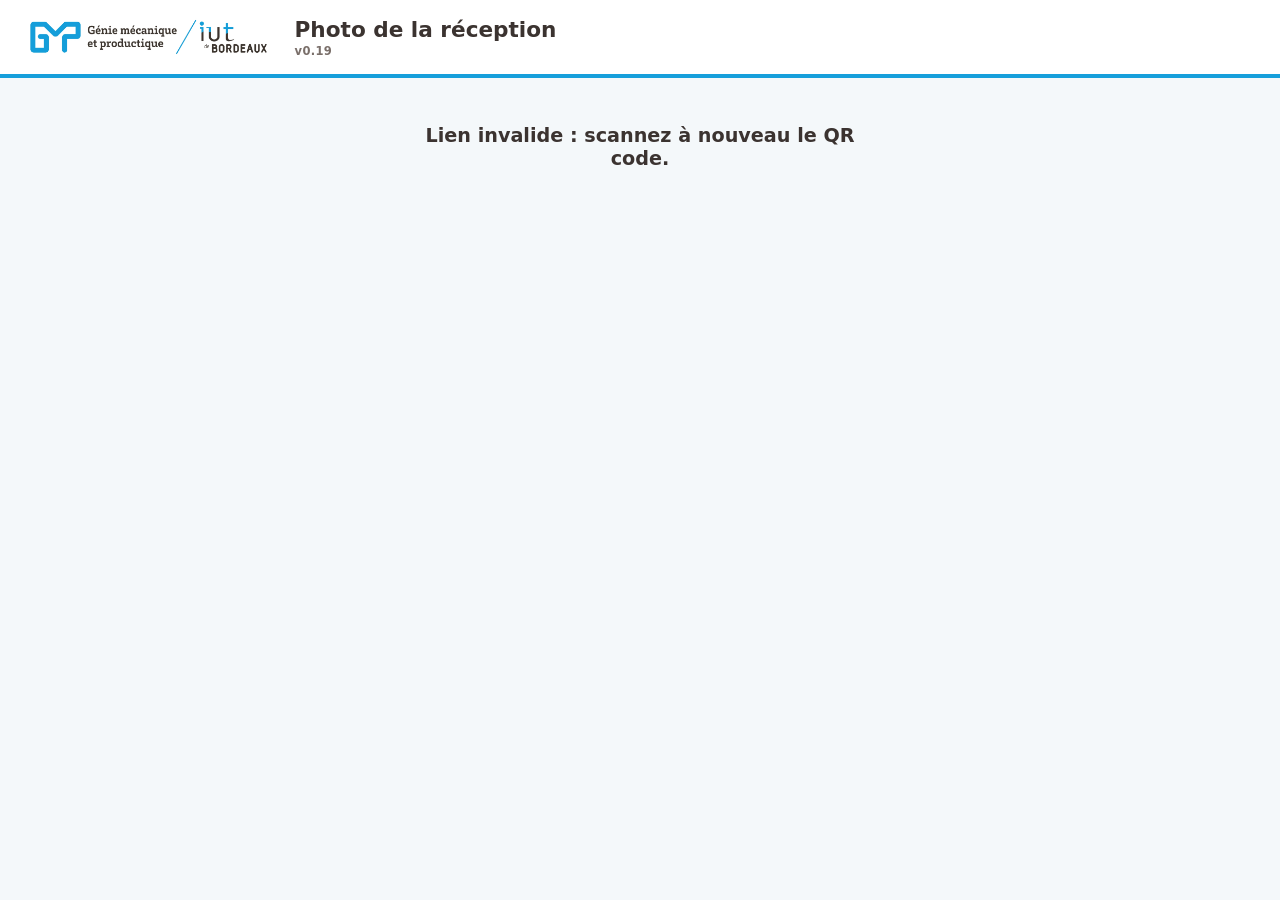
<file: photo.html>
<!doctype html>
<html lang="fr">
<head>
<meta charset="utf-8">
<meta name="viewport" content="width=device-width, initial-scale=1">
<title>Photo de la réception – GMP</title>
<link rel="icon" href="data:image/svg+xml,<svg xmlns=%22http://www.w3.org/2000/svg%22 viewBox=%220 0 100 100%22><text y=%22.9em%22 font-size=%2290%22>📷</text></svg>">
<link rel="stylesheet" href="style.css">
<style>
  .ph { max-width: 520px; margin: 0 auto; padding: 16px; text-align: center; }
  .ph .who { background: var(--surface); border: 2px solid var(--border); border-radius: 14px; padding: 10px 14px; margin: 12px 0; text-align: left; font-size: .95rem; }
  .ph .big { width: 100%; font-size: 1.3rem; padding: 22px; margin-top: 10px; }
  .ph img.prev { width: 100%; border-radius: 16px; border: 3px solid var(--blue); margin: 10px 0; display: block; background: #000; }
  .ph .row { display: flex; gap: 10px; margin-top: 10px; }
  .ph .row .btn { flex: 1; }
  .ph .msg { font-size: 1.2rem; font-weight: 700; padding: 30px 10px; }
  .ph .msg.ok { color: var(--green); }
  .btn.red { background: var(--surface); color: var(--red); border: 2px solid var(--red); }
</style>
</head>
<body>
<div class="topbar"><img src="logo.webp" alt="GMP – IUT de Bordeaux"><h1>Photo de la réception</h1></div>
<div class="ph" id="ph"><p class="note">Chargement…</p></div>
<input type="file" id="cam" accept="image/*" capture="environment" hidden>

<script src="config.js"></script>
<script src="app.js"></script>
<script>
(function () {
  const { api, esc } = RC;
  const $ = (id) => document.getElementById(id);
  const lot = new URLSearchParams(location.search).get("lot") || "";
  let info = null, blob = null, url = "";

  const view = (html) => { $("ph").innerHTML = html; };
  const who = () => `<div class="who">${info.items.map((i) => `<b>${esc((i.nom || "").toUpperCase())} ${esc(i.prenom)}</b> <span class="note">· ${esc(i.fournisseur)}</span>`).join("<br>")}</div>`;

  function home() {
    if (url) { URL.revokeObjectURL(url); url = ""; }
    blob = null;
    view(`<p style="font-size:1.1rem">Photographiez la commande réceptionnée.<br>La photo sera jointe au mail envoyé à :</p>${who()}
      <button class="btn big" id="take">📷 Prendre la photo</button>`);
    $("take").onclick = () => $("cam").click();
  }

  function preview() {
    view(`<img class="prev" src="${url}" alt="Aperçu de la photo">
      <button class="btn big" id="ok">✅ Valider et envoyer</button>
      <div class="row"><button class="btn ghost" id="again">🔄 Reprendre</button><button class="btn red" id="cancel">✖ Annuler</button></div>
      <div id="err" class="err"></div>`);
    $("again").onclick = () => $("cam").click();
    $("cancel").onclick = () => {
      if (!confirm("Annuler l'opération ? Aucune photo ne sera envoyée.")) return;
      if (url) URL.revokeObjectURL(url);
      view(`<div class="msg">Opération annulée.</div><p class="note">La réception reste enregistrée. L'opérateur peut envoyer le mail sans photo depuis le PC (sinon il part automatiquement au bout de quelques minutes).</p>
        <button class="btn ghost" id="restart">Recommencer</button>`);
      $("restart").onclick = home;
    };
    $("ok").onclick = async () => {
      const b = $("ok"); b.disabled = true; b.textContent = "Envoi en cours…";
      try {
        const res = await api.photo(lot, blob);
        view(`<div class="msg ok">✅ Photo envoyée !</div><p>${res.erreur ? "⚠️ La photo est enregistrée mais le mail n'a pas pu partir : prévenez le responsable." : "Le mail est parti avec la photo. Vous pouvez fermer cette page."}</p>`);
      } catch (e) { b.disabled = false; b.textContent = "✅ Valider et envoyer"; $("err").textContent = e.message; }
    };
  }

  // Réduit la photo (max 1280 px, JPEG qualité 70 % ≈ 150-250 Ko) : envoi rapide et peu de place sur la base
  function shrink(file) {
    return new Promise((resolve, reject) => {
      const img = new Image(), u = URL.createObjectURL(file);
      img.onload = () => {
        const k = Math.min(1, 1280 / Math.max(img.width, img.height));
        const c = document.createElement("canvas"); c.width = Math.round(img.width * k); c.height = Math.round(img.height * k);
        c.getContext("2d").drawImage(img, 0, 0, c.width, c.height);
        URL.revokeObjectURL(u);
        c.toBlob((bl) => bl ? resolve(bl) : reject(new Error("Photo illisible")), "image/jpeg", 0.7);
      };
      img.onerror = () => { URL.revokeObjectURL(u); reject(new Error("Photo illisible")); };
      img.src = u;
    });
  }

  $("cam").onchange = async () => {
    const f = $("cam").files[0]; $("cam").value = "";
    if (!f) return;
    try {
      blob = await shrink(f);
      if (url) URL.revokeObjectURL(url);
      url = URL.createObjectURL(blob);
      preview();
    } catch (e) { alert(e.message); }
  };

  (async function init() {
    if (!lot) { view('<div class="msg">Lien invalide : scannez à nouveau le QR code.</div>'); return; }
    try {
      info = await api.lot(lot);
      if (info.sent) { view(`<div class="msg ok">Les mails de cette réception sont déjà partis.</div>${who()}`); return; }
      home();
    } catch (e) { view(`<div class="msg">${esc(e.message)}</div><p class="note">Scannez à nouveau le QR code.</p>`); }
  })();
})();
</script>
</body>
</html>
</file>
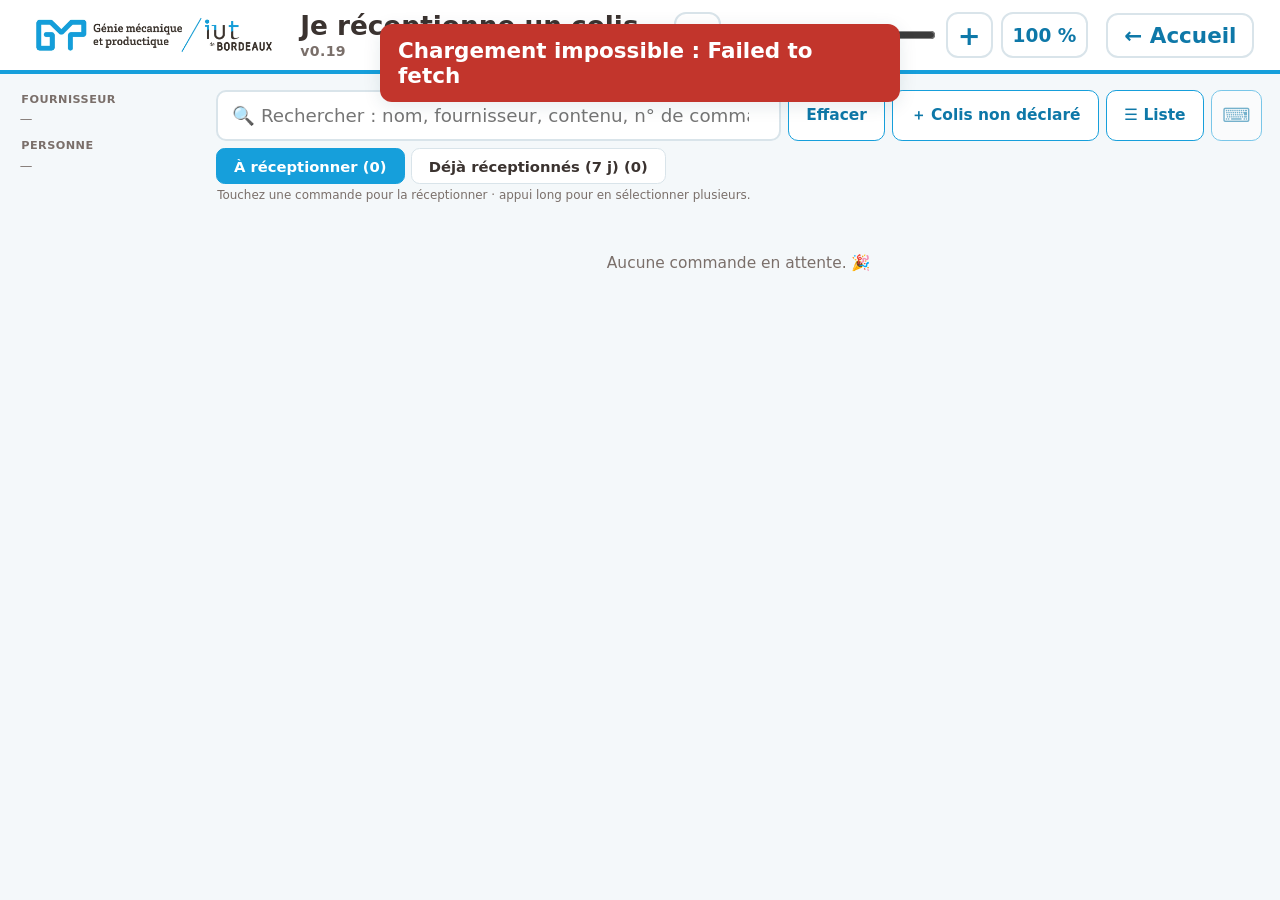
<file: reception.html>
<!doctype html>
<html lang="fr" class="recep">
<head>
<meta charset="utf-8">
<meta name="viewport" content="width=device-width, initial-scale=1">
<title>Réception colis – opérateurs GMP</title>
<link rel="icon" href="data:image/svg+xml,<svg xmlns=%22http://www.w3.org/2000/svg%22 viewBox=%220 0 100 100%22><text y=%22.9em%22 font-size=%2290%22>📦</text></svg>">
<link rel="stylesheet" href="style.css">
</head>
<body>
<div class="topbar"><img src="logo.webp" alt="GMP – IUT de Bordeaux"><h1>Je réceptionne un colis</h1>
  <div class="zoomctl" title="Zoom de l'affichage">
    <button type="button" id="zmin" aria-label="Réduire">−</button>
    <input type="range" id="zoom" min="70" max="130" step="5" value="100" list="zticks" aria-label="Zoom"><datalist id="zticks"><option value="100"></option></datalist>
    <button type="button" id="zplus" aria-label="Agrandir">+</button>
    <button type="button" id="zval" title="Revenir à la position nominale (100 %)">100 %</button>
  </div>
  <a class="back" href="index.html">← Accueil</a></div>
<div class="wrap recep">
  <div class="layout">
    <aside class="side" id="side">
      <div class="chips" id="chipsF"></div>
      <div class="chips" id="chipsA"></div>
    </aside>
    <main class="main">
      <div class="toolbar">
        <div class="searchrow">
      <input id="q" type="search" placeholder="🔍 Rechercher : nom, fournisseur, contenu, n° de commande…" autocomplete="off" inputmode="search">
      <button class="btn ghost" id="clear">Effacer</button>
      <button class="btn ghost" id="walkinbtn" type="button" title="Un colis est arrivé sans avoir été déclaré">＋ Colis non déclaré</button>
      <button class="btn ghost" id="viewtoggle" type="button" title="Changer l'affichage">☰ Liste</button>
      <button class="btn ghost kbtoggle" id="kbtoggle" type="button">⌨</button>
    </div>
        <div class="tabs">
      <button class="tab on" data-tab="attendu">À réceptionner <span id="cA"></span></button>
      <button class="tab" data-tab="recu">Déjà réceptionnés (7 j) <span id="cR"></span></button>
    </div>
        <div class="hint" id="hint"></div>
      </div>
      <div class="grid" id="grid"></div>
    </main>
  </div>
</div>

<div class="selbar" id="selbar" hidden>
  <div><b id="selcount"></b></div>
  <div style="display:flex;gap:10px"><button class="btn ghost" id="selclear">Annuler la sélection</button><button class="btn" id="selgo">Valider la réception →</button></div>
</div>

<div class="lightbox" id="lb" hidden><img id="lbimg" alt="Photo de la réception"><span>Toucher pour fermer</span></div>
<div class="overlay" id="ov" hidden><div class="sheet" id="sheet"></div></div>

<script src="config.js"></script>
<script src="qrcode.js"></script>
<script src="app.js"></script>
<script src="clavier.js"></script>
<script>
(function () {
  const { api, esc, lsGet, lsSet, fmtDate, nomComplet, toast } = RC;
  const $ = (id) => document.getElementById(id);
  let items = [], tab = "attendu", fFour = "", fPers = "", q = "";
  let fitted = false;
  let multi = false, longFired = false, lpTimer = null;   // multi : mode sélection multiple (appui long)
  const sel = new Map();           // id -> nb_recus
  let form = null;                 // état de la fenêtre de validation
  let lieux = window.LIEUX || [];   // lieux de dépôt : définis dans l'admin, sinon liste de config.js
  let operateurs = [];             // liste des opérateurs (définie dans l'admin)

  const norm = (s) => String(s || "").normalize("NFD").replace(/[̀-ͯ]/g, "").toLowerCase();

  async function load() {
    try { items = (await api.list()).items; } catch (e) { toast("Chargement impossible : " + e.message, "err"); }
    render();
  }

  function visibleBase() { return items.filter((r) => r.statut === tab); }
  function matches(r) {
    if (fFour && r.fournisseur !== fFour) return false;
    if (fPers && norm(r.nom + " " + r.prenom) !== fPers) return false;
    if (q) {
      const hay = norm([r.prenom, r.nom, r.fournisseur, r.contenu, r.reference].join(" "));
      return norm(q).split(/\s+/).every((w) => hay.includes(w));
    }
    return true;
  }

  function render() {
    const base = visibleBase();
    $("cA").textContent = "(" + items.filter((r) => r.statut === "attendu").length + ")";
    $("cR").textContent = "(" + items.filter((r) => r.statut === "recu").length + ")";
    document.querySelectorAll(".tab").forEach((t) => t.classList.toggle("on", t.dataset.tab === tab));

    // chips fournisseurs (avec compteurs)
    const cnt = {}; base.forEach((r) => { cnt[r.fournisseur] = (cnt[r.fournisseur] || 0) + 1; });
    const fours = Object.keys(cnt).sort((a, b) => a.localeCompare(b, "fr"));
    if (fFour && !cnt[fFour]) fFour = "";
    $("chipsF").innerHTML = '<span class="lbl">Fournisseur</span>' + (fours.length ? "" : '<span class="note">—</span>') +
      fours.map((f) => `<button class="chip ${f === fFour ? "on" : ""}" data-four="${esc(f)}"><i class="dot" style="background:${RC.fStyle(f).bg}"></i>${esc(f)}<small>${cnt[f]}</small></button>`).join("");

    // une pastille par personne (avec le nombre de commandes), seulement celles qui ont des commandes dans l'onglet
    const pc = {};
    base.forEach((r) => { const k = norm(r.nom + " " + r.prenom); if (!pc[k]) pc[k] = { n: 0, label: nomComplet(r) }; pc[k].n++; });
    const pers = Object.keys(pc).sort((x, y) => x.localeCompare(y, "fr"));
    if (fPers && !pc[fPers]) fPers = "";
    $("chipsA").innerHTML = '<span class="lbl">Personne</span>' + (pers.length ? "" : '<span class="note">—</span>') +
      pers.map((k) => `<button class="chip ${k === fPers ? "on" : ""}" data-pers="${esc(k)}">${esc(pc[k].label)}<small>${pc[k].n}</small></button>`).join("");

    const list = base.filter(matches);
    $("grid").className = vue === "liste" ? "grid lst" : "grid";
    $("viewtoggle").textContent = vue === "liste" ? "▦ Tuiles" : "☰ Liste";
    $("grid").innerHTML = list.length ? list.map(vue === "liste" ? row : tile).join("") :
      `<div class="empty">${base.length ? "Aucun résultat avec ces filtres." : tab === "attendu" ? "Aucune commande en attente. 🎉" : "Rien de réceptionné récemment."}</div>`;

    // barre de sélection
    const n = [...sel.keys()].filter((id) => items.some((r) => r.id === id && r.statut === "attendu")).length;
    $("selbar").hidden = !multi;
    $("hint").hidden = tab !== "attendu";
    $("hint").textContent = multi ? "Sélection multiple : touchez les commandes à ajouter, puis validez en bas de l'écran." : "Touchez une commande pour la réceptionner · appui long pour en sélectionner plusieurs.";
    $("selcount").textContent = n + " commande" + (n > 1 ? "s" : "") + " sélectionnée" + (n > 1 ? "s" : "");
    if (!fitted && document.querySelector(".tile")) { fitted = true; fitNominal(); setTimeout(fitNominal, 800); }   // niveau nominal ajusté une fois les tuiles affichées
  }

  // ---------- affichage : tuiles (bloc fournisseur + bloc nom) ou liste en lignes ----------
  let vue = lsGet("rc_vue", "tuiles");
  const stateOf = (r) => { const bad = r.etat === "incomplete" || r.abime; return { bad, txt: (r.etat === "complete" ? "Complète" : "Incomplète") + " · " + r.nb_recus + " colis" + (r.abime ? " · abîmée" : "") }; };
  const photoTag = (r) => RC.photoUrl(r) ? `<img class="thumb" loading="lazy" alt="Photo de la réception" src="${esc(RC.photoUrl(r, true))}" data-full="${esc(RC.photoUrl(r))}">` : "";

  const fhead = (name) => { const st = RC.fStyle(name); return `<div class="t5-head" style="background:${st.bg};color:${st.fg}">${st.logo ? `<img class="flogo" alt="" src="${st.logo}">` : ""}<span>${esc(name)}</span></div>`; };
  const fpill = (name) => { const st = RC.fStyle(name); return `<span class="fpill" style="background:${st.bg};color:${st.fg}">${st.logo ? `<img class="flogo" alt="" src="${st.logo}">` : ""}${esc(name)}</span>`; };

  const isLate = (r) => r.statut === "attendu" && !!r.date_prevue && r.date_prevue < RC.todayStr();
  const daysLate = (r) => Math.max(1, Math.round((new Date(RC.todayStr() + "T00:00:00") - new Date(r.date_prevue + "T00:00:00")) / 86400000));
  const isToday = (r) => !!r.date_prevue && r.date_prevue === RC.todayStr();
  const prevTxt = (r) => !r.date_prevue ? "" : isLate(r) ? "<span class=\"prev late\">en retard de " + daysLate(r) + " j (prévue le " + RC.fmtDay(r.date_prevue) + ")</span>" : isToday(r) ? "<span class=\"prev now\">attendue aujourd'hui</span>" : "<span class=\"prev\">prévue le " + RC.fmtDay(r.date_prevue) + "</span>";

  function tile(r) {
    if (r.statut === "recu") {
      const st = stateOf(r);
      return `<div class="tile t5 done">${fhead(r.fournisseur)}
        <div class="t5-body"><div class="who">${esc(nomComplet(r))}</div>
        ${r.contenu ? `<div class="what">${esc(r.contenu)}</div>` : ""}
        <div class="state ${st.bad ? "warn" : "ok"}">${st.bad ? "⚠️" : "✅"} ${st.txt}</div>
        <div class="meta">${r.non_declare ? "<b class=\"nd\">non déclaré</b>" : ""}<span>📍 ${esc(r.lieu)}</span><span>${fmtDate(r.recu_le)}${r.operateur ? " · " + (RC.emojiOf(r.operateur) ? RC.emojiOf(r.operateur) + " " : "") + esc(r.operateur) : ""}</span></div>
        ${photoTag(r)}</div></div>`;
    }
    const on = sel.has(r.id);
    return `<button class="tile t5 ${on ? "sel" : ""} ${isToday(r) ? "today" : ""} ${isLate(r) ? "late" : ""}" data-id="${esc(r.id)}">${multi ? `<span class="check">${on ? "✓" : ""}</span>` : ""}
      ${fhead(r.fournisseur)}
      <div class="t5-body"><div class="who">${esc(nomComplet(r))}</div>
      ${r.contenu ? `<div class="what">${esc(r.contenu)}</div>` : ""}
      <div class="meta">${r.reference ? `<span>N° ${esc(r.reference)}</span>` : ""}<span>${r.non_declare ? "<b class=\"nd\">non déclaré</b>" : "déclarée le " + fmtDate(r.created)}</span>${prevTxt(r)}</div></div></button>`;
  }

  function row(r) {
    if (r.statut === "recu") {
      const st = stateOf(r);
      return `<div class="lrow done"><span class="lf">${fpill(r.fournisseur)}</span><span class="ln">${esc(nomComplet(r))}</span><span class="lc">${esc(r.contenu)}</span>
        <span class="state ${st.bad ? "warn" : "ok"}">${st.bad ? "⚠️" : "✅"} ${st.txt}</span><span class="lm">📍 ${esc(r.lieu)}<br>${fmtDate(r.recu_le)}</span>${photoTag(r) || "<span></span>"}</div>`;
    }
    const on = sel.has(r.id);
    return `<button class="lrow ${on ? "sel" : ""} ${isToday(r) ? "today" : ""} ${isLate(r) ? "late" : ""}" data-id="${esc(r.id)}"><span class="lf">${fpill(r.fournisseur)}</span><span class="ln">${esc(nomComplet(r))}</span><span class="lc">${esc(r.contenu)}${r.reference ? ` <small>(N° ${esc(r.reference)})</small>` : ""}</span>
      <span class="lm">${fmtDate(r.created)}${prevTxt(r) ? "<br>" + prevTxt(r) : ""}</span>${multi ? `<span class="check">${on ? "✓" : ""}</span>` : "<span></span>"}</button>`;
  }

  // ---------- événements de la liste ----------
  // photo d'une réception : touchée, elle s'affiche en grand
  $("grid").addEventListener("click", (e) => {
    const im = e.target.closest("img.thumb"); if (!im) return;
    $("lbimg").src = im.dataset.full; $("lb").hidden = false;
  });
  $("lb").onclick = () => { $("lb").hidden = true; $("lbimg").removeAttribute("src"); };
  // appui long (0,55 s) sur une commande attendue : passe en sélection multiple (des cases à cocher apparaissent)
  const lpCancel = () => { clearTimeout(lpTimer); lpTimer = null; };
  $("grid").addEventListener("pointerdown", (e) => {
    if (multi || tab !== "attendu") return;
    const t = e.target.closest("[data-id]"); if (!t) return;
    lpCancel(); const id = t.dataset.id;
    lpTimer = setTimeout(() => {
      lpTimer = null; longFired = true; multi = true; sel.clear(); sel.set(id, 1); render();
      try { if (navigator.vibrate) navigator.vibrate(30); } catch (err) { /* sans vibration */ }
    }, 550);
  });
  $("grid").addEventListener("pointermove", (e) => { if (lpTimer && (Math.abs(e.movementX) > 6 || Math.abs(e.movementY) > 6)) lpCancel(); });   // le doigt fait défiler : pas un appui long
  ["pointerup", "pointercancel"].forEach((ev) => document.addEventListener(ev, () => { lpCancel(); setTimeout(() => { longFired = false; }, 350); }));
  $("grid").addEventListener("contextmenu", (e) => e.preventDefault());
  $("grid").onclick = (e) => {
    if (longFired) { longFired = false; return; }       // le clic qui suit un appui long est ignoré
    const t = e.target.closest("[data-id]"); if (!t) return;
    const id = t.dataset.id;
    if (multi) {                                         // sélection multiple : on coche / décoche
      if (sel.has(id)) sel.delete(id); else sel.set(id, 1);
      if (!sel.size) multi = false;
      render(); return;
    }
    sel.clear(); sel.set(id, 1);                          // appui simple : on passe directement à la réception
    openForm();
    if (form) form.single = true;
  };
  $("chipsF").onclick = (e) => { const b = e.target.closest("[data-four]"); if (b) { fFour = fFour === b.dataset.four ? "" : b.dataset.four; render(); } };
  $("chipsA").onclick = (e) => { const b = e.target.closest("[data-pers]"); if (b) { fPers = fPers === b.dataset.pers ? "" : b.dataset.pers; render(); } };
  document.querySelector(".tabs").onclick = (e) => { const b = e.target.closest("[data-tab]"); if (b) { tab = b.dataset.tab; multi = false; sel.clear(); render(); } };
  $("q").oninput = () => { q = $("q").value; render(); };
  $("clear").onclick = () => { q = ""; fFour = ""; fPers = ""; $("q").value = ""; render(); };
  $("viewtoggle").onclick = () => { vue = vue === "liste" ? "tuiles" : "liste"; lsSet("rc_vue", vue); render(); };
  $("selclear").onclick = () => { sel.clear(); multi = false; render(); };
  $("selgo").onclick = openForm;

  // ---------- fenêtre de validation ----------
  function openForm() {
    const picked = items.filter((r) => sel.has(r.id) && r.statut === "attendu");
    if (!picked.length) return;
    const memo = lsGet("rc_operateur", "");
    form = { picked, etat: "complete", abime: false, lieu: "", commentaire: "", operateur: memo, err: "" };
    drawForm();
    $("ov").hidden = false;
  }
  function drawForm() {
    const f = form;
    const txt = operateurs.includes(f.operateur) ? "" : f.operateur;      // nom saisi à la main (hors liste)
    $("sheet").className = "sheet full";
    $("sheet").innerHTML = `
      <div class="shead"><h2>Valider la réception</h2><span class="note">${f.picked.length} commande${f.picked.length > 1 ? "s" : ""}</span></div>
      <div class="sbody">
        <div class="scol">
          <h3 style="margin-top:0">Combien de colis reçus ? <span class="note" style="text-transform:none">(par commande)</span></h3>
          <div class="reclist">${f.picked.map((r) => `
            <div class="recrow"><div class="t"><b>${esc(nomComplet(r))}</b><small>${esc(r.fournisseur)}${r.contenu ? " — " + esc(r.contenu) : ""}</small></div>
            <div class="stepper"><button data-dec="${esc(r.id)}">−</button><span>${sel.get(r.id)} colis</span><button data-inc="${esc(r.id)}">+</button></div></div>`).join("")}
          </div>
          <h3>Commentaire <span class="note" style="text-transform:none">(facultatif)</span></h3>
          <textarea id="com" rows="3" placeholder="Ex. boîte écrasée, il manque la notice…">${esc(f.commentaire)}</textarea>
        </div>
        <div class="scol">
          <h3 style="margin-top:0">La commande est…</h3>
          <div class="choices">
            <button class="choice good ${f.etat === "complete" ? "on" : ""}" data-etat="complete">✅ Complète</button>
            <button class="choice bad ${f.etat === "incomplete" ? "on" : ""}" data-etat="incomplete">⚠️ Incomplète</button>
          </div>
          <h3>État du colis</h3>
          <div class="choices">
            <button class="choice good ${!f.abime ? "on" : ""}" data-abime="0">👍 Intact</button>
            <button class="choice bad ${f.abime ? "on" : ""}" data-abime="1">💥 Abîmé</button>
          </div>
          <h3>Mis à disposition à…</h3>
          <div class="choices">${lieux.map((l) => `<button class="choice ${f.lieu === l ? "on" : ""}" data-lieu="${esc(l)}">📍 ${esc(l)}</button>`).join("")}</div>
          <h3>Opérateur <span class="note" style="text-transform:none">(facultatif)</span></h3>
          ${operateurs.length ? `<div class="choices" id="opbtns">${operateurs.map((o) => `<button class="choice ${f.operateur === o ? "on" : ""}" data-op="${esc(o)}">${RC.emojiOf(o) || "👤"} ${esc(o)}</button>`).join("")}</div>` : ""}
          <input type="text" id="op" placeholder="${operateurs.length ? "Autre nom (saisie libre)" : "Nom de l'opérateur"}" value="${esc(txt)}" style="margin-top:10px">
        </div>
      </div>
      <div class="sfoot">
        ${f.err ? `<div class="err" style="margin:0 0 8px">${esc(f.err)}</div>` : ""}
        <div class="actions" style="margin:0"><button class="btn ghost" id="fcancel">Annuler</button><button class="btn" id="fsend">📧 Valider et prévenir</button></div>
      </div>`;
  }
  // texte tapé à la main = nom de l'opérateur (prioritaire sur un bouton) ; champ vidé = pas d'opérateur saisi
  function keepText() {
    if ($("com")) form.commentaire = $("com").value;
    if ($("op")) { const t = $("op").value.trim(); if (t) form.operateur = t; else if (!operateurs.includes(form.operateur)) form.operateur = ""; }
  }
  function paintOps() { document.querySelectorAll("#opbtns [data-op]").forEach((b) => b.classList.toggle("on", b.dataset.op === form.operateur)); }
  $("sheet").addEventListener("input", (e) => { if (form && e.target.id === "op") { keepText(); paintOps(); } });

  $("sheet").onclick = async (e) => {
    const b = e.target.closest("button"); if (!b || !form) return;
    if (form.walkin) { await walkClick(b); return; }
    if (form.camera) { await camClick(b); return; }
    keepText();
    const d = b.dataset;
    if (d.etat) form.etat = d.etat;
    else if (d.abime != null && d.abime !== "") form.abime = d.abime === "1";
    else if (d.lieu) form.lieu = d.lieu;
    else if (d.op !== undefined) form.operateur = form.operateur === d.op ? "" : d.op;
    else if (d.inc || d.dec) {
      const r = items.find((x) => x.id === (d.inc || d.dec));
      sel.set(r.id, Math.max(1, Math.min(99, sel.get(r.id) + (d.inc ? 1 : -1))));
    }
    else if (b.id === "fcancel" || b.id === "fclose") {
      if (form.single) sel.clear();   // réception ouverte d'un appui simple : rien n'reste sélectionné
      if (form.walkinId) {   // saisie d'un colis non déclaré abandonnée : on retire la fiche créée
        try { await api.walkinDiscard({ id: form.walkinId }); } catch (err) { /* sans importance */ }
        items = items.filter((r) => r.id !== form.walkinId); sel.delete(form.walkinId);
      }
      $("ov").hidden = true; form = null; clearInterval(pollTimer); await load(); return;
    }
    else if (b.id === "fcam") { await camOpen(form.lot); return; }
    else if (b.id === "fundo") { await undoLot(); return; }
    else if (b.id === "fnophoto") {
      b.disabled = true;
      try { await api.sendNow(form.lot); toast("Mails envoyés sans photo.", "ok"); } catch (err) { toast(err.message, "err"); b.disabled = false; }
      return;
    }
    else if (b.id === "fsend") { await send(); return; }
    drawForm();
  };

  async function send() {
    if (!form.lieu) { form.err = "Choisissez le lieu de mise à disposition."; drawForm(); return; }
    lsSet("rc_operateur", form.operateur.trim());
    const btn = $("fsend"); btn.disabled = true; btn.textContent = "Envoi…";
    try {
      const res = await api.receive({
        items: form.picked.map((r) => ({ id: r.id, nb_recus: sel.get(r.id) })),
        etat: form.etat, abime: form.abime, lieu: form.lieu, commentaire: form.commentaire.trim(), operateur: form.operateur.trim(),
      });
      const ko = res.results.filter((r) => r.error);
      form.picked.forEach((r) => sel.delete(r.id));
      multi = false;
      if (ko.length) toast(ko.length + " commande(s) non traitée(s) : " + ko[0].error, "err");
      await load();
      if (res.lot) step2(res.lot); else { $("ov").hidden = true; form = null; }
    } catch (e) { form.err = e.message; drawForm(); }
  }

  // ---------- étape 2 : photo par QR code ----------
  let pollTimer = null;
  function step2(lot) {
    const photoUrl = new URL("photo.html?lot=" + encodeURIComponent(lot), location.href).href;
    form = { step2: true, lot };
    let qrHtml = "";
    try { const qr = qrcode(0, "M"); qr.addData(photoUrl); qr.make(); qrHtml = qr.createImgTag(6, 8); } catch (e) { qrHtml = '<p class="err">QR code indisponible</p>'; }
    $("sheet").className = "sheet full";
    $("sheet").innerHTML = `<div class="shead"><h2>✅ Réception enregistrée</h2></div>
      <div class="sbody">
        <div class="scol" style="text-align:center">
          <p style="margin-top:0">Pour <b>joindre une photo</b> au mail, scannez ce QR code avec un téléphone :</p>
          <div class="qrbox">${qrHtml}</div>
          ${RC.demo ? `<p class="note">Mode démo : <a href="${esc(photoUrl)}" target="_blank">ouvrir la page photo dans ce navigateur</a></p>` : ""}
        </div>
        <div class="scol">
          <button class="btn camcta" id="fcam" type="button">📷 Prendre la photo avec cet appareil</button>
          <div id="lotstate" class="lotstate">⏳ En attente de la photo…</div>
          <div id="lotmails"></div>
          <p class="note">Sans photo, le mail part tout seul au bout de 10 minutes.</p>
        </div>
      </div>
      <div class="sfoot"><div class="actions" style="margin:0"><button class="btn ghost red" id="fundo">↩ Annuler la réception</button><button class="btn ghost" id="fnophoto">Envoyer sans photo</button><button class="btn" id="fclose">Terminer</button></div></div>`;
    $("ov").hidden = false;
    clearInterval(pollTimer);
    const poll = async () => {
      if (!form || form.lot !== lot || $("ov").hidden) { clearInterval(pollTimer); return; }
      try {
        const st = await api.lot(lot);
        if (st.sent) {
          clearInterval(pollTimer);
          $("lotstate").className = "lotstate ok";
          $("lotstate").textContent = st.erreur ? "⚠️ Réception enregistrée, mais le mail n'a pas pu partir (réglage SMTP ?)." : (st.photo ? "✅ Photo reçue, mails envoyés avec la photo." : "✅ Mails envoyés (sans photo).");
          ["fnophoto", "fcam", "fundo"].forEach((i) => { if ($(i)) $(i).hidden = true; });
          if (RC.demo && st.demoMails) $("lotmails").innerHTML = '<p class="note">Mode démo — voici ce qui serait parti :</p>' + st.demoMails.map((m) => `<div class="mailprev">${esc(m)}</div>`).join("");
        }
      } catch (e) { /* nouvelle tentative au prochain tour */ }
    };
    pollTimer = setInterval(poll, 2500);
  }

  // ---------- annuler toute la réception (tant que les mails ne sont pas partis) ----------
  async function undoLot() {
    const NL = String.fromCharCode(10);
    if (!confirm("Annuler cette réception ?" + NL + NL + "Les commandes redeviennent « attendues » et aucun mail ne sera envoyé.")) return;
    try {
      await api.undoLot({ lot: form.lot });
      clearInterval(pollTimer); $("ov").hidden = true; form = null;
      toast("Réception annulée : les commandes sont de nouveau attendues.", "ok");
      await load();
    } catch (e) { toast(e.message, "err"); }
  }

  // ---------- photo prise avec l'appareil sur lequel l'appli est ouverte ----------
  let cam = null;
  const camStop = () => { if (cam && cam.stream) cam.stream.getTracks().forEach((t) => t.stop()); };
  const camBlob = (src, w, h) => new Promise((resolve, reject) => {     // réduit la photo (1280 px max, JPEG 70 %)
    const k = Math.min(1, 1280 / Math.max(w, h));
    const c = document.createElement("canvas"); c.width = Math.max(1, Math.round(w * k)); c.height = Math.max(1, Math.round(h * k));
    c.getContext("2d").drawImage(src, 0, 0, c.width, c.height);
    c.toBlob((b) => (b ? resolve(b) : reject(new Error("Photo illisible"))), "image/jpeg", 0.7);
  });
  function camDraw() {
    const c = cam, review = c.phase === "review";
    $("sheet").className = "sheet full";
    $("sheet").innerHTML = `<div class="shead"><h2>Photo de la réception</h2><span class="note">avec cet appareil</span></div>
      <div class="sbody" style="grid-template-columns:minmax(0,1fr)"><div class="scol camcol">
        ${review ? `<img id="camimg" alt="Aperçu de la photo" src="${c.url}">` : c.stream ? '<video id="camv" autoplay playsinline muted></video>' : `<p class="note">${esc(c.msg)}</p>`}
        ${c.err ? `<div class="err">${esc(c.err)}</div>` : ""}
      </div></div>
      <div class="sfoot"><div class="actions" style="margin:0">
        <button class="btn ghost" id="camcancel">Annuler</button>
        ${review ? '<button class="btn ghost" id="camagain">🔄 Reprendre</button><button class="btn" id="camok">✅ Valider et envoyer</button>'
          : c.stream ? '<button class="btn" id="camshot">📸 Prendre la photo</button>' : '<button class="btn" id="camfile">📁 Choisir une photo</button>'}
      </div></div>`;
    if (!review && c.stream && $("camv")) $("camv").srcObject = c.stream;
  }
  async function camOpen(lot) {
    cam = { lot, phase: "live", stream: null, blob: null, url: "", msg: "", err: "" };
    form = { camera: true, lot };
    clearInterval(pollTimer);                    // le suivi reprend au retour sur l'écran précédent
    try {
      if (!navigator.mediaDevices || !navigator.mediaDevices.getUserMedia) throw new Error("pas de caméra");
      cam.stream = await navigator.mediaDevices.getUserMedia({ video: { facingMode: { ideal: "environment" }, width: { ideal: 1920 }, height: { ideal: 1080 } }, audio: false });
    } catch (e) { cam.msg = "Caméra indisponible ou refusée sur cet appareil. Vous pouvez choisir une photo dans les fichiers, ou scanner le QR code avec un téléphone."; }
    camDraw();
  }
  function camBack() {                           // retour à l'étape « Réception enregistrée »
    camStop(); if (cam && cam.url) URL.revokeObjectURL(cam.url);
    const lot = cam.lot; cam = null; step2(lot);
  }
  async function camClick(b) {
    const id = b.id;
    if (id === "camcancel") { camBack(); return; }
    if (id === "camshot") {
      const v = $("camv");
      if (!v || !v.videoWidth) { cam.err = "La caméra n'est pas encore prête, réessayez dans un instant."; camDraw(); return; }
      try { cam.blob = await camBlob(v, v.videoWidth, v.videoHeight); cam.url = URL.createObjectURL(cam.blob); cam.phase = "review"; cam.err = ""; } catch (e) { cam.err = e.message; }
      camDraw(); return;
    }
    if (id === "camagain") { if (cam.url) URL.revokeObjectURL(cam.url); cam.url = ""; cam.blob = null; cam.phase = "live"; cam.err = ""; camDraw(); return; }
    if (id === "camfile") {
      const inp = document.createElement("input"); inp.type = "file"; inp.accept = "image/*"; inp.setAttribute("capture", "environment");
      inp.onchange = async () => {
        const f = inp.files[0]; if (!f) return;
        try {
          const img = new Image(), u = URL.createObjectURL(f);
          await new Promise((res, rej) => { img.onload = res; img.onerror = () => rej(new Error("Image illisible.")); img.src = u; });
          cam.blob = await camBlob(img, img.width, img.height); URL.revokeObjectURL(u);
          cam.url = URL.createObjectURL(cam.blob); cam.phase = "review"; cam.err = "";
        } catch (e) { cam.err = e.message; }
        camDraw();
      };
      inp.click(); return;
    }
    if (id === "camok") {
      b.disabled = true; b.textContent = "Envoi…";
      try { await api.photo(cam.lot, cam.blob); toast("✅ Photo envoyée, mails partis.", "ok"); camBack(); }
      catch (e) { cam.err = e.message; camDraw(); }
    }
  }

  // ---------- colis arrivé sans déclaration : l'opérateur choisit le destinataire parmi les personnes connues ----------
  let people = [], fournisseursCfg = [], wk = null;
  const wkBtn = (p) => `<button class="choice ${wk.personId === p.id ? "on" : ""}" data-pid="${esc(p.id)}">${esc((p.nom || "").toUpperCase() + " " + (p.prenom || ""))}</button>`;
  function wkPeopleHtml() {
    const q = norm(wk.q);
    const list = people.filter((p) => !q || norm(p.nom + " " + p.prenom).includes(q) || norm(p.prenom + " " + p.nom).includes(q)).slice(0, 60);
    return list.length ? list.map(wkBtn).join("") : '<span class="note">Personne trouvée. Saisissez le nom plus bas.</span>';
  }
  function drawWalkin() {
    $("sheet").className = "sheet full";
    $("sheet").innerHTML = `
      <div class="shead"><h2>Colis non déclaré</h2><span class="note">Pour qui est ce colis ?</span></div>
      <div class="sbody">
        <div class="scol">
          <h3 style="margin-top:0">Destinataire</h3>
          <input type="text" id="wq" placeholder="Chercher un nom…" value="${esc(wk.q)}" autocomplete="off">
          <div class="choices plist" id="wlist" style="margin-top:10px">${wkPeopleHtml()}</div>
          <h3>Personne absente de la liste ? <span class="note" style="text-transform:none">(aucun mail ne sera envoyé)</span></h3>
          <input type="text" id="wname" placeholder="Nom et prénom" value="${esc(wk.name)}" autocomplete="off">
        </div>
        <div class="scol">
          <h3 style="margin-top:0">Fournisseur <span class="note" style="text-transform:none">(facultatif)</span></h3>
          <div class="choices">${fournisseursCfg.map((f) => { const st = RC.fStyle(f); return `<button class="choice ${wk.four === f ? "on" : ""}" data-wf="${esc(f)}" style="${wk.four === f ? "" : "border-left:10px solid " + st.bg}">${esc(f)}</button>`; }).join("")}</div>
          <input type="text" id="wfour" placeholder="Autre fournisseur" value="${fournisseursCfg.includes(wk.four) ? "" : esc(wk.four)}" style="margin-top:10px" autocomplete="off">
          <h3>Contenu <span class="note" style="text-transform:none">(facultatif)</span></h3>
          <input type="text" id="wcont" placeholder="Ex. carton, enveloppe…" value="${esc(wk.cont)}" autocomplete="off">
        </div>
      </div>
      <div class="sfoot">
        ${wk.err ? `<div class="err" style="margin:0 0 8px">${esc(wk.err)}</div>` : ""}
        <div class="actions" style="margin:0"><button class="btn ghost" id="wcancel">Annuler</button><button class="btn" id="wgo">Continuer →</button></div>
      </div>`;
  }
  async function openWalkin() {
    wk = { q: "", name: "", personId: "", four: "", cont: "", err: "" };
    form = { walkin: true };
    try { people = (await api.people()).items; } catch (e) { people = []; }
    drawWalkin();
    $("ov").hidden = false;
  }
  function wkSyncText() {
    if ($("wq")) wk.q = $("wq").value;
    if ($("wname")) wk.name = $("wname").value;
    if ($("wcont")) wk.cont = $("wcont").value;
    if ($("wfour") && $("wfour").value.trim()) wk.four = $("wfour").value.trim();
  }
  function walkInput(e) {
    if (e.target.id === "wq") { wk.q = e.target.value; $("wlist").innerHTML = wkPeopleHtml(); }
    else if (e.target.id === "wname") { wk.name = e.target.value; if (wk.name.trim()) { wk.personId = ""; $("wlist").innerHTML = wkPeopleHtml(); } }
    else if (e.target.id === "wfour") { wk.four = e.target.value.trim(); document.querySelectorAll("#sheet [data-wf]").forEach((b) => b.classList.remove("on")); }
    else if (e.target.id === "wcont") wk.cont = e.target.value;
  }
  async function walkClick(b) {
    wkSyncText();
    const d = b.dataset;
    if (d.pid) { wk.personId = wk.personId === d.pid ? "" : d.pid; if (wk.personId) wk.name = ""; drawWalkin(); return; }
    if (d.wf) { wk.four = wk.four === d.wf ? "" : d.wf; drawWalkin(); return; }
    if (b.id === "wcancel") { $("ov").hidden = true; form = null; wk = null; return; }
    if (b.id === "wgo") {
      if (!wk.personId && !wk.name.trim()) { wk.err = "Choisissez le destinataire dans la liste, ou saisissez son nom."; drawWalkin(); return; }
      b.disabled = true;
      try {
        const res = await api.walkin({ person_id: wk.personId, nom: wk.name.trim(), fournisseur: wk.four, contenu: wk.cont.trim() });
        items.push(res.item); sel.clear(); sel.set(res.item.id, 1);
        render();
        openForm();                       // la validation se fait comme pour n'importe quelle réception
        if (form) form.walkinId = res.item.id;
      } catch (e) { wk.err = e.message; drawWalkin(); }
    }
  }
  $("walkinbtn").onclick = openWalkin;
  $("sheet").addEventListener("input", (e) => { if (form && form.walkin) walkInput(e); });

  api.config().then((c) => { fournisseursCfg = c.fournisseurs || []; operateurs = c.operateurs || []; if (c.lieux && c.lieux.length) lieux = c.lieux; RC.setStyles(c.styles, c.fournisseurs); RC.setEmojis(c.emojis); render(); }).catch(() => {});
  Clavier.init({ toggle: $("kbtoggle") });

  // ---------- zoom de tout ce qui est sous la barre du haut (mémorisé) ----------
  const ZNOM = 100, ZMIN = ZNOM - 30, ZMAX = ZNOM + 30;   // position nominale affichée « 100 % », réglage de ± 30 %
  const ZB_MAX = 0.72, ZB_MIN = 0.45;                     // facteur réel du niveau nominal « 100 % » : 0,72 au plus (10 % de moins qu'avant), réduit si besoin pour voir 2 rangées
  let ZBASE = ZB_MAX;
  // Ajuste le niveau nominal à l'écran : on mesure la place disponible et la hauteur des tuiles, et on choisit le plus grand
  // facteur (0,5 à 0,8) qui laisse voir DEUX rangées de commandes sans faire défiler. Calculé au chargement et au changement de taille.
  function fitNominal() {
    const tile = document.querySelector(".tile");
    if (!tile) return;                                    // aucune tuile à mesurer : on garde le facteur actuel
    const topbar = document.querySelector(".topbar");
    for (let i = 0; i < 4; i++) {
      const z = parseFloat(document.documentElement.style.getPropertyValue("--z")) || ZBASE;
      const above = ($("grid").getBoundingClientRect().top + window.scrollY - topbar.offsetHeight) / z;   // place prise au-dessus des tuiles (recherche, onglets…)
      const th = document.querySelector(".tile").getBoundingClientRect().height / z;
      const need = above + 2 * th + 16 + 12;               // hauteur nécessaire (sans zoom) pour 2 rangées + l'écart + une marge
      let f = Math.floor(Math.min(ZB_MAX, (innerHeight - topbar.offsetHeight) / need) * 100) / 100;
      f = Math.max(ZB_MIN, f);
      if (Math.abs(f - ZBASE) < 0.001) break;
      ZBASE = f; setZoom(+$("zoom").value);
    }
    // vérification : changer le zoom change le nombre de colonnes, donc la hauteur des tuiles ; on réduit tant que la 2e rangée dépasse
    for (let k = 0; k < 12 && ZBASE > ZB_MIN; k++) {
      const ts = [...document.querySelectorAll(".tile")];
      const tops = [...new Set(ts.map((t) => Math.round(t.getBoundingClientRect().top + window.scrollY)))].sort((x, y) => x - y);
      if (tops.length < 2) break;                            // une seule rangée de tuiles : rien à vérifier
      const bas = Math.max(...ts.filter((t) => Math.round(t.getBoundingClientRect().top + window.scrollY) === tops[1]).map((t) => t.getBoundingClientRect().bottom + window.scrollY));
      if (bas <= innerHeight - 6) break;
      ZBASE = Math.max(ZB_MIN, Math.round((ZBASE - 0.02) * 100) / 100); setZoom(+$("zoom").value);
    }
  }
  function setZoom(v) {
    v = Math.max(ZMIN, Math.min(ZMAX, Math.round(v / 5) * 5));
    document.documentElement.style.setProperty("--z", v / 100 * ZBASE);
    $("zoom").value = v; $("zval").textContent = v + " %";
    lsSet("rc_zoom3", v);
    setTopH();
  }
  // hauteur de la barre du haut (la barre de recherche collante se place juste dessous)
  function setTopH() { document.documentElement.style.setProperty("--tb", document.querySelector(".topbar").offsetHeight + "px"); }
  $("zoom").oninput = () => setZoom(+$("zoom").value);
  $("zmin").onclick = () => setZoom(+$("zoom").value - 10);
  $("zplus").onclick = () => setZoom(+$("zoom").value + 10);
  $("zval").onclick = () => setZoom(ZNOM);
  let rsz = null;
  window.addEventListener("resize", () => { setTopH(); clearTimeout(rsz); rsz = setTimeout(fitNominal, 300); });
  setZoom(+lsGet("rc_zoom3", ZNOM) || ZNOM);
  load();
  setInterval(() => { if (!form && $("ov").hidden) load(); }, 30000);   // rafraîchit si une nouvelle commande est déclarée
})();
</script>
</body>
</html>
</file>
<file: style.css>
/* Aux couleurs de GMP (bleu du logo + brun foncé du texte) */
:root {
  --blue: #169fdb; --blue-dark: #0e78a8; --blue-light: #e3f3fb;
  --ink: #3b3330; --muted: #7a6f6a; --bg: #f4f8fa; --surface: #fff; --border: #d9e4ea;
  --green: #15803d; --green-light: #e0f3e8; --orange: #c2610c; --orange-light: #fdeedc; --red: #c2352c; --red-light: #fbe7e5;
  --radius: 16px; --shadow: 0 4px 18px rgba(20, 60, 80, .1);
}
* { box-sizing: border-box; -webkit-tap-highlight-color: transparent; }
body { margin: 0; min-height: 100vh; background: var(--bg); color: var(--ink); font-family: "Segoe UI", system-ui, sans-serif; font-size: 18px; }
button, input, select, textarea { font: inherit; color: inherit; }
button { cursor: pointer; }
[hidden] { display: none !important; }

.demo-banner { background: var(--orange-light); color: var(--orange); text-align: center; font-size: .8rem; font-weight: 700; padding: 5px 10px; }
.topbar { background: var(--surface); border-bottom: 4px solid var(--blue); padding: 10px 20px; display: flex; align-items: center; gap: 18px; flex-wrap: wrap; }
.topbar img { height: 54px; width: auto; display: block; }
.topbar h1 { margin: 0; font-size: 1.35rem; font-weight: 800; flex: 1; }
.topbar a.back { text-decoration: none; color: var(--blue-dark); font-weight: 700; border: 2px solid var(--border); padding: 8px 16px; border-radius: 12px; }
.wrap { max-width: 1200px; margin: 0 auto; padding: 18px; }

.btn { border: 0; border-radius: 14px; padding: 14px 24px; font-weight: 700; background: var(--blue); color: #fff; min-height: 54px; transition: transform .08s, background .15s; }
.btn:hover { background: var(--blue-dark); }
.btn:active { transform: scale(.97); }
.btn.ghost { background: var(--surface); color: var(--blue-dark); border: 2px solid var(--blue); }
.btn.ghost:hover { background: var(--blue-light); }
.btn.small { padding: 8px 14px; min-height: 40px; font-size: .9rem; border-radius: 10px; }
.btn:disabled { opacity: .45; cursor: not-allowed; }

.topbar h1 .ver { display: block; font-size: .72rem; font-weight: 600; color: var(--muted); letter-spacing: .03em; margin-top: 2px; }

/* ---------- Accueil ---------- */
.home { display: grid; grid-template-columns: repeat(auto-fit, minmax(300px, 1fr)); gap: 24px; max-width: 880px; margin: 40px auto; padding: 0 18px; }
/* « Je réceptionne » (écran tactile) : bouton agrandi ; « J'attends » garde sa taille d'origine (428 px) */
@media (min-width: 1000px) {
  .home { grid-template-columns: 1fr 428px; max-width: 1280px; }
  .home a:not(.big) { align-self: center; }
}
.home a.big { display: flex; flex-direction: column; justify-content: center; border-color: var(--blue); padding: 70px 36px; min-height: 380px; }
.home a.big .ico { font-size: 7rem; margin-bottom: 18px; }
.home a.big b { font-size: 2.4rem; margin-bottom: 12px; }
.home a.big span.sub { font-size: 1.25rem; }
.home a { text-decoration: none; color: var(--ink); background: var(--surface); border: 3px solid var(--border); border-radius: 24px; padding: 40px 28px; text-align: center; box-shadow: var(--shadow); transition: transform .12s, border-color .15s; }
.home a:hover { border-color: var(--blue); transform: translateY(-3px); }
.home .ico { font-size: 4.2rem; display: block; margin-bottom: 10px; }
.home b { display: block; font-size: 1.5rem; margin-bottom: 6px; color: var(--blue-dark); }
.home span.sub { color: var(--muted); font-size: 1rem; }

/* ---------- Réception ---------- */
.toolbar { position: sticky; top: 0; z-index: 20; background: var(--bg); padding: 12px 0 8px; }
.searchrow { display: flex; gap: 10px; }
.searchrow input { flex: 1; padding: 16px 18px; border: 3px solid var(--border); border-radius: 14px; font-size: 1.2rem; background: var(--surface); }
.searchrow input:focus { outline: none; border-color: var(--blue); }
.tabs { display: flex; gap: 8px; margin: 10px 0 4px; }
.tab { padding: 10px 20px; border-radius: 12px; border: 2px solid var(--border); background: var(--surface); font-weight: 700; }
.tab.on { background: var(--blue); border-color: var(--blue); color: #fff; }
.chips { display: flex; flex-wrap: wrap; gap: 8px; margin-top: 8px; align-items: center; }
.chips .lbl { font-size: .8rem; font-weight: 700; color: var(--muted); text-transform: uppercase; letter-spacing: .04em; min-width: 92px; }
.chip { border: 2px solid var(--border); background: var(--surface); border-radius: 999px; padding: 8px 16px; font-weight: 600; min-height: 44px; }
.chip.on { background: var(--blue-light); border-color: var(--blue); color: var(--blue-dark); }
.chip.az { min-width: 44px; padding: 8px 10px; text-align: center; }
.chip.dim { opacity: .35; }
.chip small { color: var(--muted); font-weight: 600; margin-left: 4px; }

.grid { display: grid; grid-template-columns: repeat(auto-fill, minmax(280px, 1fr)); gap: 14px; margin: 14px 0 120px; }
.tile { position: relative; text-align: left; background: var(--surface); border: 3px solid var(--border); border-radius: var(--radius); padding: 16px 16px 14px; box-shadow: var(--shadow); display: flex; flex-direction: column; gap: 6px; transition: border-color .12s, background .12s; }
.tile .who { font-size: 1.25rem; font-weight: 800; padding-right: 40px; }
.tile .four { align-self: flex-start; background: var(--blue-light); color: var(--blue-dark); font-weight: 700; font-size: .85rem; padding: 3px 12px; border-radius: 999px; }
.tile .what { color: var(--ink); font-size: 1rem; }
.tile .meta { color: var(--muted); font-size: .85rem; display: flex; gap: 12px; flex-wrap: wrap; }
.tile .n { font-weight: 800; color: var(--orange); }
.tile .check { position: absolute; top: 12px; right: 12px; width: 32px; height: 32px; border-radius: 50%; border: 3px solid var(--border); display: flex; align-items: center; justify-content: center; font-weight: 900; color: #fff; }
.tile.sel { border-color: var(--blue); background: var(--blue-light); }
.tile.sel .check { background: var(--blue); border-color: var(--blue); }
.tile.done { cursor: default; background: #f8fbfc; }
.tile .state { font-weight: 700; font-size: .9rem; }
.state.ok { color: var(--green); } .state.warn { color: var(--orange); }
.empty { text-align: center; color: var(--muted); padding: 50px 10px; grid-column: 1/-1; }

.selbar { position: fixed; left: 0; right: 0; bottom: 0; z-index: 30; background: var(--ink); color: #fff; padding: 12px 20px; display: flex; align-items: center; gap: 14px; justify-content: space-between; box-shadow: 0 -4px 20px rgba(0, 0, 0, .25); }
.selbar b { font-size: 1.1rem; }
.selbar .btn { background: var(--blue); }
.selbar .btn.ghost { background: transparent; color: #fff; border-color: #fff; }

/* ---------- Fenêtre de validation ---------- */
.overlay { position: fixed; inset: 0; z-index: 50; background: rgba(30, 20, 15, .55); display: flex; align-items: flex-end; justify-content: center; }
.sheet { background: var(--surface); width: 100%; max-width: 860px; max-height: 96vh; overflow-y: auto; border-radius: 24px 24px 0 0; padding: 22px 22px 28px; }
.sheet h2 { margin: 0 0 12px; font-size: 1.4rem; color: var(--blue-dark); }
.sheet h3 { margin: 18px 0 8px; font-size: 1rem; text-transform: uppercase; letter-spacing: .04em; color: var(--muted); }
.reclist { display: flex; flex-direction: column; gap: 8px; }
.recrow { display: flex; align-items: center; gap: 10px; background: var(--bg); border-radius: 12px; padding: 10px 14px; flex-wrap: wrap; }
.recrow .t { flex: 1; min-width: 180px; } .recrow .t small { color: var(--muted); display: block; }
.stepper { display: flex; align-items: center; gap: 8px; }
.stepper button { width: 46px; height: 46px; border-radius: 12px; border: 2px solid var(--blue); background: var(--surface); font-size: 1.5rem; font-weight: 800; color: var(--blue-dark); }
.stepper span { min-width: 70px; text-align: center; font-weight: 800; }
.choices { display: flex; flex-wrap: wrap; gap: 10px; }
.choice { flex: 1; min-width: 150px; padding: 16px 14px; border-radius: 14px; border: 3px solid var(--border); background: var(--surface); font-weight: 700; text-align: center; min-height: 60px; }
.choice.on { border-color: var(--blue); background: var(--blue-light); color: var(--blue-dark); }
.choice.good.on { border-color: var(--green); background: var(--green-light); color: var(--green); }
.choice.bad.on { border-color: var(--orange); background: var(--orange-light); color: var(--orange); }
.sheet input[type=text], .sheet textarea { width: 100%; padding: 14px; border: 3px solid var(--border); border-radius: 12px; font-size: 1.05rem; }
.sheet input:focus, .sheet textarea:focus { outline: none; border-color: var(--blue); }
.actions { display: flex; gap: 12px; margin-top: 22px; }
.actions .btn { flex: 1; }
.err { color: var(--red); font-weight: 700; margin-top: 10px; }
.mailprev { white-space: pre-wrap; background: var(--bg); border-left: 5px solid var(--blue); border-radius: 8px; padding: 10px 14px; font-size: .9rem; margin: 8px 0; }

/* ---------- Page commande ---------- */
.card { background: var(--surface); border: 2px solid var(--border); border-radius: 20px; padding: 24px; box-shadow: var(--shadow); margin-bottom: 20px; }
.card h2 { margin: 0 0 14px; color: var(--blue-dark); }
.form { display: grid; grid-template-columns: 1fr 1fr; gap: 14px; }
.form .full { grid-column: 1/-1; }
.form label { display: block; font-weight: 700; font-size: .9rem; margin-bottom: 4px; }
.form label small { font-weight: 400; color: var(--muted); }
.form input { width: 100%; padding: 13px 14px; border: 2px solid var(--border); border-radius: 12px; font-size: 1.05rem; }
.form input:focus { outline: none; border-color: var(--blue); }
.mine { display: flex; flex-direction: column; gap: 10px; }
.mine .row { display: flex; gap: 12px; align-items: center; flex-wrap: wrap; border: 2px solid var(--border); border-radius: 14px; padding: 12px 16px; }
.mine .row .t { flex: 1; min-width: 200px; }
.badge { padding: 4px 12px; border-radius: 999px; font-weight: 700; font-size: .85rem; }
.badge.att { background: var(--blue-light); color: var(--blue-dark); } .badge.ok { background: var(--green-light); color: var(--green); } .badge.warn { background: var(--orange-light); color: var(--orange); }
.note { color: var(--muted); font-size: .9rem; }

#toasts { position: fixed; top: 14px; left: 50%; transform: translateX(-50%); z-index: 100; display: flex; flex-direction: column; gap: 8px; width: min(520px, 92vw); }
.toast { background: var(--ink); color: #fff; padding: 14px 18px; border-radius: 12px; font-weight: 600; box-shadow: var(--shadow); }
.toast.ok { background: var(--green); } .toast.err { background: var(--red); }

@media (max-width: 640px) {
  body { font-size: 17px; }
  .form { grid-template-columns: 1fr; }
  .topbar img { height: 40px; }
  .chips .lbl { min-width: 100%; }
}

.qrbox { text-align: center; margin: 10px 0; }
.qrbox img { width: min(300px, 70vw); height: auto; image-rendering: pixelated; border: 3px solid var(--border); border-radius: 12px; }
.lotstate { text-align: center; font-weight: 700; padding: 12px; border-radius: 12px; background: var(--orange-light); color: var(--orange); margin: 8px 0; }
.lotstate.ok { background: var(--green-light); color: var(--green); }

/* ---------- Clavier à l'écran (réception tactile) ---------- */
#kb { position: fixed; left: 0; right: 0; bottom: 0; z-index: 90; background: #d7dde1; padding: 8px 8px 10px; box-shadow: 0 -6px 24px rgba(0, 0, 0, .3); user-select: none; -webkit-user-select: none; touch-action: manipulation; }
#kb .kbrow { display: flex; gap: 6px; justify-content: center; margin-bottom: 6px; }
#kb .kbkey { flex: 1 1 0; max-width: 92px; min-height: 54px; border: 0; border-radius: 10px; background: #fff; color: var(--ink); font-size: 1.4rem; font-weight: 600; box-shadow: 0 2px 0 #aab4ba; padding: 0; }
#kb .kbkey:active { background: var(--blue-light); transform: translateY(1px); box-shadow: none; }
#kb .kbkey.space { flex: 6 1 0; max-width: none; font-size: 1rem; color: var(--muted); }
#kb .kbkey.ok { flex: 2 1 0; max-width: 170px; background: var(--blue); color: #fff; box-shadow: 0 2px 0 var(--blue-dark); font-size: 1.1rem; }
#kb .kbkey.shift, #kb .kbkey.bksp { background: #bcc6cc; max-width: 120px; flex: 1.4 1 0; }
#kb .kbkey.shift.on { background: var(--blue); color: #fff; }
body.kb-open { padding-bottom: var(--kbh, 0px); }
body.kb-open .overlay { bottom: var(--kbh, 0px); }
body.kb-open .sheet { max-height: 100%; }
body.kb-open .selbar { bottom: var(--kbh, 0px); }
.kbtoggle { min-width: 58px; font-size: 1.4rem; padding: 0 14px; opacity: .55; }
.kbtoggle.on { opacity: 1; background: var(--blue-light); }

/* ---------- Réception : mise en page plein écran (tactile) ---------- */
html.recep { font-size: clamp(16px, .9vw + 8px, 23px); }
html.recep body { font-size: 1.1rem; }
.wrap.recep { max-width: none; padding: 10px clamp(14px, 2vw, 36px) 18px; }
.recep .topbar { padding: 8px clamp(14px, 2vw, 36px); }
.recep .searchrow input { font-size: 1.3rem; padding: 18px 20px; }
.recep .tab { font-size: 1.05rem; padding: 12px 24px; }
.recep .chip { min-height: 50px; font-size: 1.05rem; padding: 10px 18px; }
.recep .chip.az { min-width: 50px; }
.recep .grid { grid-template-columns: repeat(auto-fill, minmax(clamp(260px, 22vw, 380px), 1fr)); gap: 16px; }
.recep .tile { padding: 18px 18px 16px; }
.recep .tile .who { font-size: 1.3rem; }
.recep .tile .what { font-size: 1.05rem; }

/* fenêtres de validation et d'étape photo : plein écran, deux colonnes */
.overlay { align-items: stretch; }
.sheet.full { max-width: none; width: 100%; height: 100%; max-height: 100%; border-radius: 0; padding: 0; display: flex; flex-direction: column; overflow: hidden; }
.sheet.full .shead { display: flex; align-items: baseline; gap: 16px; padding: 16px clamp(16px, 2.5vw, 40px) 10px; border-bottom: 3px solid var(--blue); flex: 0 0 auto; }
.sheet.full .shead h2 { margin: 0; font-size: 1.6rem; }
.sheet.full .sbody { flex: 1 1 auto; overflow-y: auto; display: grid; grid-template-columns: minmax(0, 1fr) minmax(0, 1.25fr); gap: clamp(18px, 3vw, 48px); align-content: start; padding: 14px clamp(16px, 2.5vw, 40px); }
.sheet.full .sfoot { flex: 0 0 auto; padding: 12px clamp(16px, 2.5vw, 40px) 16px; border-top: 2px solid var(--border); background: var(--surface); }
.sheet.full .actions .btn { min-height: 66px; font-size: 1.25rem; }
.sheet.full .choice { min-height: 68px; font-size: 1.15rem; }
.sheet.full .recrow { padding: 12px 16px; }
.sheet.full .stepper button { width: 58px; height: 58px; font-size: 1.8rem; }
.sheet.full .stepper span { min-width: 90px; font-size: 1.15rem; }
.sheet.full textarea, .sheet.full input[type=text] { font-size: 1.2rem; padding: 16px; }
.sheet.full .qrbox img { width: min(560px, 36vw, 62vh); }
.sheet.full .lotstate { font-size: 1.3rem; padding: 20px; }
@media (max-width: 900px) {
  .sheet.full .sbody { grid-template-columns: 1fr; }
}

/* photo d'une réception */
.tile .thumb { width: 100%; max-height: 230px; object-fit: cover; border-radius: 10px; margin-top: 6px; background: var(--bg); cursor: zoom-in; }
.lightbox { position: fixed; inset: 0; z-index: 120; background: rgba(0, 0, 0, .92); display: flex; flex-direction: column; align-items: center; justify-content: center; gap: 12px; }
.lightbox img { max-width: 96vw; max-height: 88vh; border-radius: 10px; }
.lightbox span { color: #fff; opacity: .7; font-size: .95rem; }

/* admin : fenêtre de modification centrée */
.sheet.modal { align-self: center; height: auto; max-width: 680px; border-radius: 20px; margin: auto; }
.del.act { font-size: 1.05rem; }

/* ---------- Tuile « 5 » : bloc fournisseur + bloc nom (mêmes couleurs et arrondis qu'avant) ---------- */
.tile.t5, .recep .tile.t5 { padding: 0; gap: 0; overflow: hidden; }
.t5-head { background: var(--blue-light); color: var(--blue-dark); font-weight: 800; font-size: 1.3rem; padding: 12px 16px; padding-right: 58px; line-height: 1.25; }
.t5-body { padding: 12px 16px 14px; display: flex; flex-direction: column; gap: 5px; text-align: left; }
.t5 .who { font-size: 1.3rem; font-weight: 800; color: var(--ink); padding-right: 0; line-height: 1.25; }
.t5 .what { font-size: .88rem; color: var(--muted); }
.t5 .meta { font-size: .8rem; }
.tile.t5 .check { background: var(--surface); }
.tile.t5.sel .check { background: #fff; border-color: #fff; color: var(--blue); }

/* ---------- Vue liste « 7 » ---------- */
.grid.lst { display: flex; flex-direction: column; gap: 0; background: var(--surface); border: 3px solid var(--border); border-radius: var(--radius); overflow: hidden; box-shadow: var(--shadow); }
.lrow { display: grid; grid-template-columns: minmax(130px, 1fr) minmax(160px, 1.2fr) minmax(0, 2fr) minmax(110px, auto) 40px; gap: 14px; align-items: center; text-align: left; width: 100%; padding: 14px 18px; border: 0; border-bottom: 3px solid var(--bg); background: var(--surface); }
.lrow:last-child { border-bottom: 0; }
.lrow .lf { font-weight: 800; font-size: 1.2rem; color: var(--blue-dark); }
.lrow .ln { font-weight: 800; font-size: 1.2rem; color: var(--ink); }
.lrow .lc { font-size: .88rem; color: var(--muted); }
.lrow .lm { font-size: .8rem; color: var(--muted); }
.lrow .check { position: static; width: 30px; height: 30px; border-radius: 50%; border: 3px solid var(--border); display: flex; align-items: center; justify-content: center; font-weight: 900; color: #fff; }
.lrow.sel { background: var(--blue-light); }
.lrow.sel .check { background: var(--blue); border-color: var(--blue); }
.lrow.done { grid-template-columns: minmax(120px, 1fr) minmax(150px, 1.2fr) minmax(0, 1.6fr) minmax(150px, 1fr) minmax(120px, auto) 70px; cursor: default; }
.lrow .thumb { width: 64px; height: 48px; object-fit: cover; border-radius: 8px; margin: 0; max-height: none; }
@media (max-width: 800px) { .lrow, .lrow.done { grid-template-columns: 1fr 1fr; } }

/* ---------- couleur et logo des fournisseurs ---------- */
.t5-head { display: flex; align-items: center; gap: 12px; }
.t5-head span { min-width: 0; overflow-wrap: anywhere; }
.flogo { height: 38px; max-width: 110px; width: auto; object-fit: contain; background: #fff; border-radius: 8px; padding: 3px 5px; flex: 0 0 auto; }
.flogo.mini { height: 24px; max-width: 60px; padding: 1px 3px; border: 1px solid var(--border); margin-right: 6px; vertical-align: middle; }
.fpill { display: inline-flex; align-items: center; gap: 8px; padding: 6px 16px; border-radius: 999px; font-weight: 800; font-size: 1.05rem; max-width: 100%; }
.fpill .flogo { height: 28px; max-width: 80px; padding: 2px 4px; }
.dot { display: inline-block; width: 14px; height: 14px; border-radius: 50%; margin-right: 8px; vertical-align: middle; border: 2px solid rgba(255,255,255,.7); box-shadow: 0 0 0 1px rgba(0,0,0,.15); }
.lrow .lf { color: inherit; font-size: 1rem; }
.tile.t5.sel { border-color: var(--blue); box-shadow: 0 0 0 4px rgba(22,159,219,.35); }

/* admin : éditeur de fournisseurs */
.frow { display: flex; align-items: center; gap: 12px; flex-wrap: wrap; padding: 10px 0; border-bottom: 1px solid var(--border); }
.frow input[type=color] { width: 48px; height: 48px; border: 2px solid var(--border); border-radius: 12px; padding: 2px; background: var(--surface); cursor: pointer; }
.fprev { display: inline-flex; align-items: center; gap: 10px; padding: 8px 18px; border-radius: 999px; font-weight: 800; min-width: 150px; }
.fprev .flogo { height: 30px; max-width: 90px; }
.factions { display: flex; gap: 8px; flex-wrap: wrap; flex: 1; }
.frow .fx { border: 0; background: var(--surface); color: var(--red); width: 34px; height: 34px; border-radius: 50%; font-weight: 900; font-size: 1.1rem; }

/* bandeau fournisseur agrandi (taille « plus grand ») sur les tuiles de commandes EN ATTENTE ; les tuiles déjà réceptionnées gardent l'ancienne taille */
.tile.t5:not(.done) .t5-head { font-size: clamp(24px, 1.6vw + 8px, 32px); padding: 22px 20px; padding-right: 68px; gap: 8px 16px; flex-wrap: wrap; }
.tile.t5:not(.done) .t5-head span { flex: 1 1 auto; min-width: 0; overflow-wrap: break-word; }
.tile.t5:not(.done) .t5-head .flogo { height: 58px; max-width: 165px; }
.tile.t5:not(.done) .check { top: 20px; right: 20px; width: 38px; height: 38px; }

/* admin : une ligne par fournisseur / opérateur (tout visible sans retour à la ligne) */
.frow { flex-wrap: nowrap; }
.frow .btn, .frow .fprev { white-space: nowrap; }
.factions { flex-wrap: nowrap; }
.fprev { flex: 0 1 260px; }
.fprev .flogo { flex: 0 0 auto; }
.emobtn { width: 48px; height: 48px; border: 2px solid var(--border); border-radius: 12px; background: var(--surface); font-size: 1.6rem; cursor: pointer; flex: 0 0 auto; }
.opill { background: var(--bg-accent, #e3f3fb); color: var(--text-accent, #0e78a8); }
.emogrid { display: grid; grid-template-columns: repeat(auto-fill, minmax(56px, 1fr)); gap: 8px; }
.emopick { height: 56px; font-size: 1.8rem; border: 2px solid var(--border); border-radius: 12px; background: var(--surface); cursor: pointer; }
.emopick:hover { border-color: var(--blue); background: var(--blue-light); }
@media (max-width: 1000px) { .frow, .factions { flex-wrap: wrap; } }

/* ---------- Réception : zoom de tout ce qui est sous la barre du haut ---------- */
.recep .topbar { position: sticky; top: 0; z-index: 45; }
.zoomctl { display: flex; align-items: center; gap: 8px; }
.zoomctl button { min-width: 46px; height: 46px; border: 2px solid var(--border); border-radius: 12px; background: var(--surface); font-size: 1.4rem; font-weight: 700; color: var(--blue-dark); padding: 0 10px; }
.zoomctl button#zval { font-size: .95rem; min-width: 70px; }
.zoomctl input[type=range] { width: clamp(110px, 16vw, 240px); height: 46px; accent-color: var(--blue); }
.wrap.recep { zoom: var(--z, 1); }
.wrap.recep .toolbar { top: calc(var(--tb, 0px) / var(--z, 1)); }
.selbar { zoom: var(--z, 1); }
.overlay .sheet.full { zoom: var(--z, 1); width: calc(100% / var(--z, 1)); height: calc(100% / var(--z, 1)); }
@media (max-width: 900px) { .zoomctl input[type=range] { display: none; } }

/* commande attendue AUJOURD'HUI (date indiquée par le commandeur) : halo bleu */
.tile.today { border-color: var(--blue); box-shadow: 0 0 0 5px rgba(22, 159, 219, .35), 0 0 26px 8px rgba(22, 159, 219, .6); }
.lrow.today { background: var(--blue-light); box-shadow: inset 0 0 0 4px rgba(22, 159, 219, .55), inset 0 0 22px rgba(22, 159, 219, .35); }
.prev { color: var(--muted); }
.prev.now { color: var(--blue-dark); font-weight: 800; }

/* commande en retard (date prévue dépassée) : repère orange */
.tile.late { border-color: var(--orange); box-shadow: 0 0 0 4px rgba(194, 97, 12, .25); }
.lrow.late { background: var(--orange-light); }
.prev.late { color: var(--orange); font-weight: 800; }
b.nd { color: var(--orange); font-weight: 800; font-size: .8rem; }
.plist { max-height: 38vh; overflow-y: auto; }

/* appui simple / appui long sur les commandes */
.hint { font-size: .85rem; color: var(--muted); margin: 6px 2px 0; }
.tile[data-id], .lrow[data-id] { -webkit-user-select: none; user-select: none; -webkit-touch-callout: none; touch-action: manipulation; }

/* Fenêtres de réception : TOUS les boutons de choix (état, lieu, opérateur, fournisseur…) ont exactement la même taille,
   quels que soient leur texte, le zoom ou la largeur de l'écran. */
.sheet.full .choices { display: grid; grid-template-columns: repeat(auto-fill, minmax(min(230px, 100%), 230px)); gap: 12px; justify-content: start; }
.sheet.full .choice { flex: none; width: 230px; max-width: 100%; min-width: 0; height: 76px; min-height: 0; padding: 6px 12px; display: flex; align-items: center; justify-content: center; text-align: center; line-height: 1.2; overflow: hidden; overflow-wrap: anywhere; }

/* photo avec l'appareil de l'appli + annulation de la réception */
.camcta { width: 100%; min-height: 80px; font-size: 1.25rem; margin-bottom: 12px; }
.camcol { text-align: center; }
.camcol video, .camcol img { width: 100%; max-height: 60vh; object-fit: contain; background: #000; border-radius: 16px; display: block; margin: 0 auto; }
.btn.ghost.red { color: var(--red); border-color: var(--red); }

/* ---------- Réception : colonne de filtres à gauche (fournisseurs, personnes), recherche + onglets + tuiles à droite ---------- */
.layout { display: grid; grid-template-columns: clamp(210px, 20vw, 300px) minmax(0, 1fr); gap: 18px; align-items: start; }
.main { min-width: 0; }
.side { position: sticky; top: calc(var(--tb, 0px) / var(--z, 1) + 12px); max-height: calc((100vh - var(--tb, 0px)) / var(--z, 1) - 24px); overflow-y: auto; padding: 4px 4px 12px 2px; margin-top: 8px; }
.side .chips { flex-direction: column; align-items: stretch; flex-wrap: nowrap; gap: 6px; margin: 0 0 14px; }
.side .chips .lbl { min-width: 0; margin: 4px 2px 2px; }
.side .chip { display: flex; align-items: center; justify-content: flex-start; text-align: left; border-radius: 12px; min-height: 54px; padding: 10px 14px; }
.side .chip small { margin-left: auto; padding-left: 10px; font-size: .9rem; }
.searchrow { flex-wrap: wrap; }
.searchrow input { flex: 1 1 240px; min-width: 0; }
@media (max-width: 900px) {
  .layout { display: block; }
  .side { position: static; max-height: none; overflow: visible; margin-top: 0; }
  .side .chips { flex-direction: row; flex-wrap: wrap; }
  .side .chip { border-radius: 999px; min-height: 44px; }
  .side .chip small { margin-left: 4px; padding-left: 0; }
}

/* toutes les tuiles de commande ont la même taille : mêmes colonnes, et toutes les rangées à la hauteur de la plus haute ; textes longs coupés sur 2 lignes */
.recep .grid:not(.lst) { grid-auto-rows: 1fr; }
.recep .grid:not(.lst) .tile { height: 100%; }
.t5 .who, .t5 .what, .t5-head span { display: -webkit-box; -webkit-box-orient: vertical; -webkit-line-clamp: 2; overflow: hidden; overflow-wrap: anywhere; }
.t5-head span { -webkit-line-clamp: 2; }
.lrow { min-height: 72px; }
</file>
